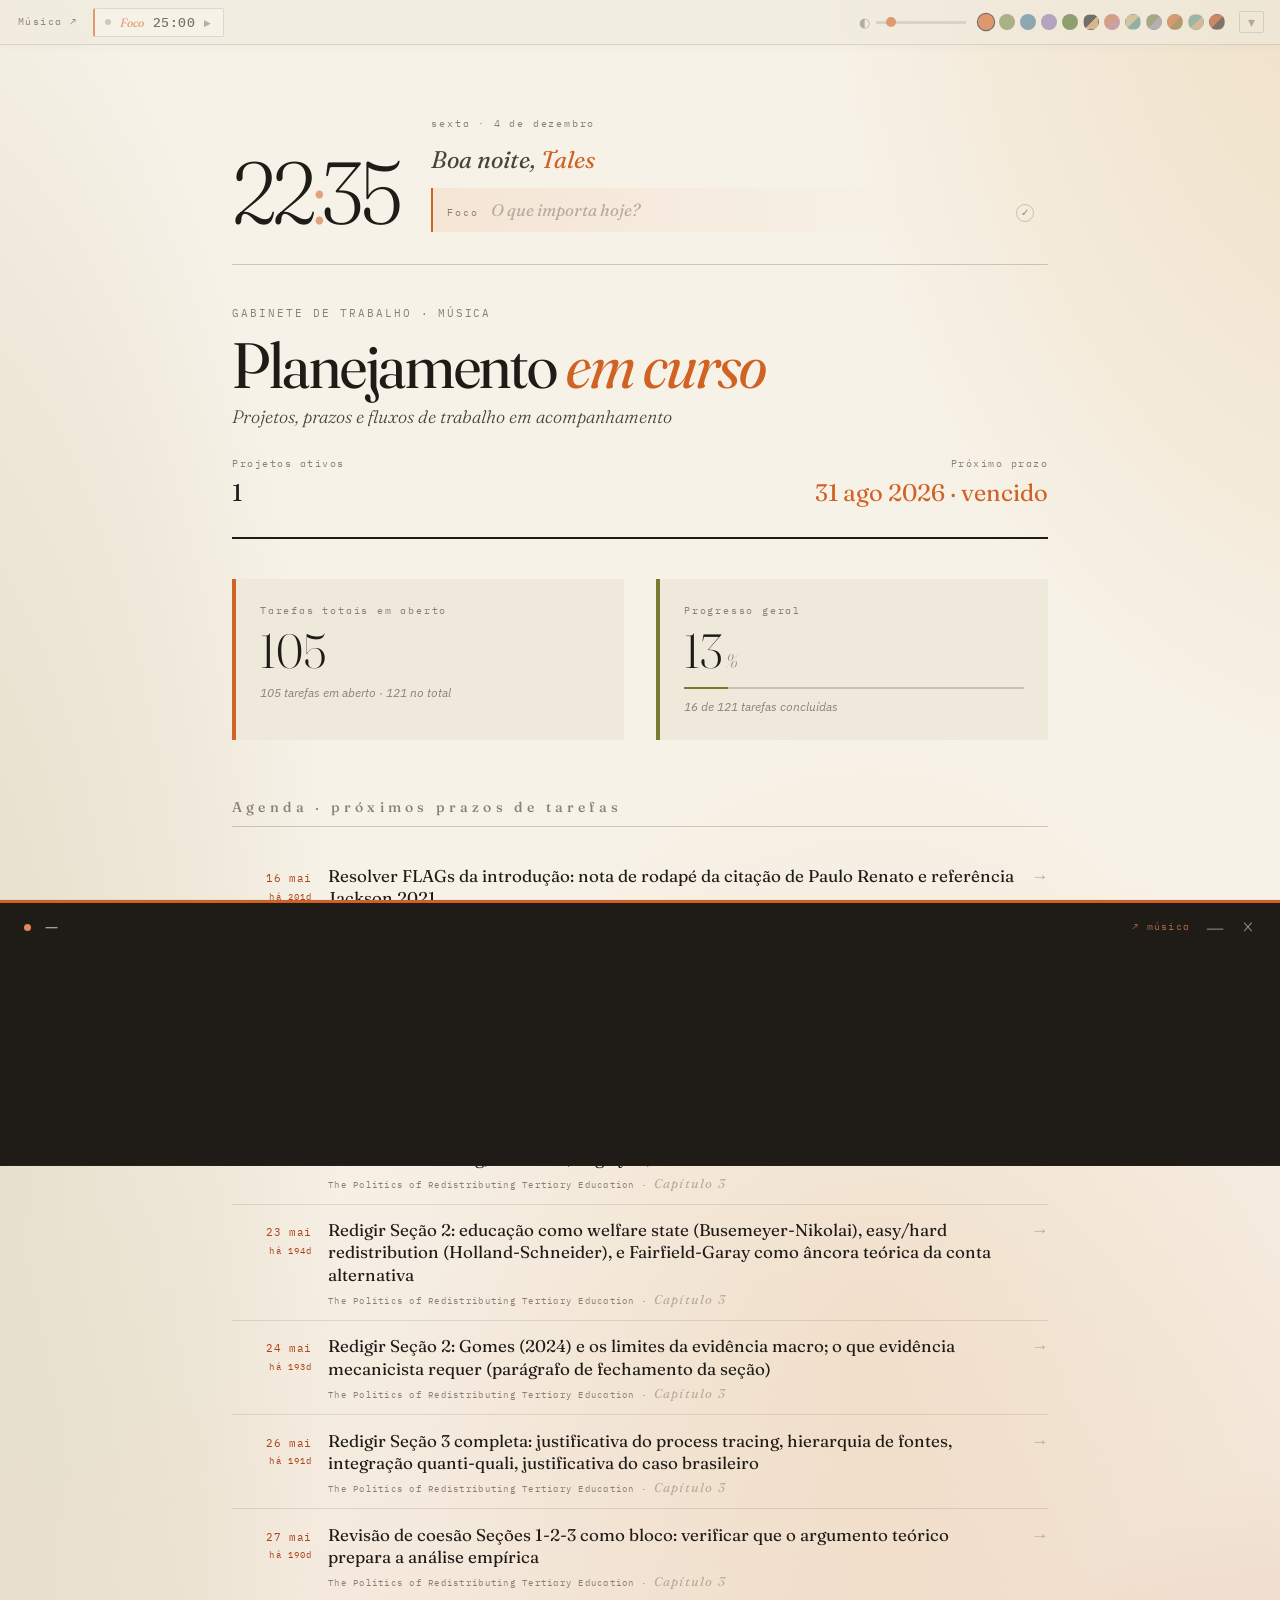
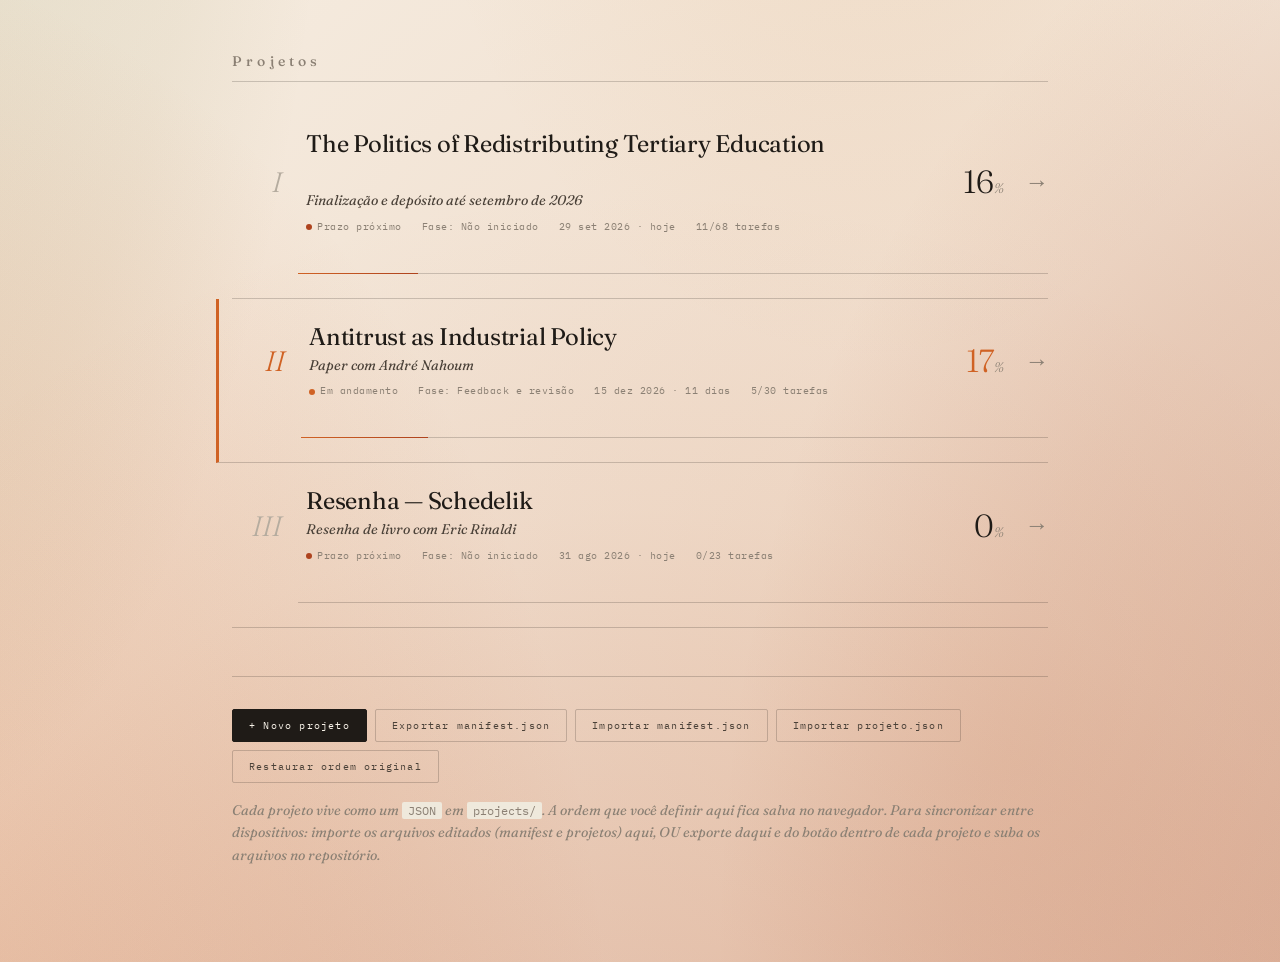
<file: index.html>
<!DOCTYPE html>
<html lang="pt-BR">
<head>
<meta charset="UTF-8">
<meta name="viewport" content="width=device-width, initial-scale=1.0">
<title>Planejamento — Tales Mancano</title>
<link rel="preconnect" href="https://fonts.googleapis.com">
<link rel="preconnect" href="https://fonts.gstatic.com" crossorigin>
<link href="https://fonts.googleapis.com/css2?family=Fraunces:opsz,wght,SOFT@9..144,300..800,0..100&family=IBM+Plex+Sans:wght@400;500;600&family=IBM+Plex+Mono:wght@400;500&display=swap" rel="stylesheet">
<link rel="stylesheet" href="assets/styles.css">
<script src="assets/shared.js" defer></script>
</head>
<body>

<div class="container">

<section class="today-panel">
  <div class="today-time" id="todayTime">—<span class="sep">:</span>—</div>
  <div class="today-right">
    <div class="today-date" id="todayDate">—</div>
    <div class="today-greeting" id="todayGreeting">Olá, <em>Tales</em></div>
    <div class="today-focus-wrap">
      <span class="today-focus-label">Foco</span>
      <input type="text" class="today-focus-input" id="todayFocus"
        placeholder="O que importa hoje?" maxlength="120">
      <button type="button" class="today-focus-check" id="todayFocusCheck"
        aria-label="Marcar foco como concluído" title="Marcar como concluído">✓</button>
    </div>
  </div>
</section>

<header class="masthead">
  <div class="eyebrow">Gabinete de Trabalho · <a href="music.html">Música</a></div>
  <h1 class="title">Planejamento <em>em curso</em></h1>
  <p class="subtitle">Projetos, prazos e fluxos de trabalho em acompanhamento</p>

  <div class="meta-row">
    <div class="meta-block">
      <div class="meta-label">Projetos ativos</div>
      <div class="meta-value" id="activeCount">—</div>
    </div>
    <div class="meta-block right">
      <div class="meta-label">Próximo prazo</div>
      <div class="meta-value accent" id="nextDeadline">—</div>
    </div>
  </div>
</header>

<section class="stat-grid">
  <div class="stat-card">
    <div class="stat-label">Tarefas totais em aberto</div>
    <div class="stat-number"><span id="openTasks">—</span></div>
    <div class="stat-meta" id="openTasksMeta">— em todos os projetos</div>
  </div>
  <div class="stat-card done-card">
    <div class="stat-label">Progresso geral</div>
    <div class="stat-number"><span id="overallPct">—</span><span class="unit">%</span></div>
    <div class="stat-bar"><div class="stat-bar-fill" id="overallBar" style="width: 0%"></div></div>
    <div class="stat-meta" id="overallMeta">— de — tarefas concluídas</div>
  </div>
</section>

<h2 class="section-heading">Agenda · próximos prazos de tarefas</h2>
<div id="agendaList" class="agenda-empty">—</div>

<h2 class="section-heading">Projetos</h2>

<div id="projectList" class="loading">Carregando projetos…</div>

<!-- Lista rápida agora vive dentro do painel do Pomodoro (shared.js). -->


<footer class="footer">
  <div class="controls">
    <button class="btn primary" onclick="newProjectDialog()">+ Novo projeto</button>
    <button class="btn" onclick="exportManifest()">Exportar manifest.json</button>
    <button class="btn" onclick="document.getElementById('manifestImport').click()">Importar manifest.json</button>
    <button class="btn" onclick="document.getElementById('projectImport').click()">Importar projeto.json</button>
    <button class="btn" onclick="resetProjectOrder()">Restaurar ordem original</button>
    <input type="file" id="manifestImport" accept=".json" style="display:none" onchange="importManifestFile(event)">
    <input type="file" id="projectImport" accept=".json" multiple style="display:none" onchange="importProjectFile(event)">
  </div>
  <p class="footer-note">
    Cada projeto vive como um <code>JSON</code> em <code>projects/</code>. A ordem
    que você definir aqui fica salva no navegador. Para sincronizar entre dispositivos:
    importe os arquivos editados (manifest e projetos) aqui, OU exporte daqui e do
    botão dentro de cada projeto e suba os arquivos no repositório.
  </p>
</footer>

</div>

<div class="toast" id="toast"></div>

<div class="mini-player" id="miniPlayer">
  <div class="mini-player-bar">
    <div class="now-playing-dot"></div>
    <div class="mini-player-name" id="playerTrackName">—</div>
    <a class="mini-player-link" href="music.html">↗ música</a>
    <button class="mini-player-close" onclick="closePlayer()" aria-label="Fechar">×</button>
  </div>
  <iframe id="playerIframe"
    allow="autoplay; encrypted-media"
    allowfullscreen
    title="Player de música"></iframe>
</div>

<script>
const ROMAN = ['I', 'II', 'III', 'IV', 'V', 'VI', 'VII', 'VIII', 'IX', 'X'];
const STORAGE_PREFIX = 'planning-repo:project:';

function today() { return new Date(); }

async function loadManifest() {
  // Manifest importado pelo usuário tem prioridade sobre o JSON do repo
  try {
    const raw = localStorage.getItem('planning-repo:manifest-cache');
    if (raw) {
      const parsed = JSON.parse(raw);
      if (parsed && Array.isArray(parsed.projects)) return parsed;
    }
  } catch (e) {}
  try {
    const res = await fetch('projects/manifest.json?t=' + Date.now());
    if (!res.ok) throw new Error('HTTP ' + res.status);
    return await res.json();
  } catch (e) {
    console.error('Falha ao carregar manifest:', e);
    return { projects: [] };
  }
}

async function loadProject(id) {
  // Tenta localStorage primeiro (estado mais recente do navegador)
  const localKey = STORAGE_PREFIX + id;
  try {
    const local = localStorage.getItem(localKey);
    if (local) {
      const parsed = JSON.parse(local);
      if (parsed && parsed.phases) return parsed;
    }
  } catch (e) {}

  // Fallback: fetch do JSON canônico no repo
  try {
    const res = await fetch('projects/' + id + '.json?t=' + Date.now());
    if (!res.ok) throw new Error('HTTP ' + res.status);
    return await res.json();
  } catch (e) {
    console.error('Falha ao carregar projeto', id, e);
    return null;
  }
}

function projectStats(project) {
  if (!project || !Array.isArray(project.phases)) {
    return { done: 0, total: 0, pct: 0, currentPhase: null, openTasks: 0 };
  }

  let done = 0, total = 0;
  let currentPhase = null;
  const now = today();

  project.phases.forEach(phase => {
    if (!Array.isArray(phase.tasks)) return;
    phase.tasks.forEach(t => {
      total++;
      if (t.done) done++;
    });
    if (phase.start && phase.end) {
      const s = new Date(phase.start);
      const e = new Date(phase.end);
      if (now >= s && now <= e && !currentPhase) {
        currentPhase = phase;
      }
    }
  });

  return {
    done,
    total,
    pct: total ? Math.round(done / total * 100) : 0,
    currentPhase,
    openTasks: total - done
  };
}

function formatDeadline(dateStr) {
  if (!dateStr) return '—';
  const d = new Date(dateStr);
  if (isNaN(d.getTime())) return '—';
  const months = ['jan', 'fev', 'mar', 'abr', 'mai', 'jun', 'jul', 'ago', 'set', 'out', 'nov', 'dez'];
  return d.getDate() + ' ' + months[d.getMonth()] + ' ' + d.getFullYear();
}

function daysUntil(dateStr) {
  if (!dateStr) return null;
  const d = new Date(dateStr);
  if (isNaN(d.getTime())) return null;
  return Math.max(0, Math.ceil((d - today()) / (1000 * 60 * 60 * 24)));
}

function timeUntilLabel(ms) {
  if (typeof window.formatRelativeMs === 'function') return window.formatRelativeMs(ms);
  if (ms <= 0) return '0d';
  const d = Math.floor(ms / (1000 * 60 * 60 * 24));
  const h = Math.floor((ms % (1000 * 60 * 60 * 24)) / (1000 * 60 * 60));
  return d + 'd ' + h + 'h';
}

function daysLabel(days) {
  if (typeof window.formatRelativeDays === 'function') return window.formatRelativeDays(days);
  return days + ' dias';
}

function isProjectActive(project) {
  if (!project || !project.deadline) return false;
  const d = new Date(project.deadline);
  return today() <= d;
}

function isProjectDone(project) {
  const stats = projectStats(project);
  return stats.total > 0 && stats.done === stats.total;
}

function projectCardHTML(meta, project, index) {
  const stats = projectStats(project);
  const active = isProjectActive(project) && !isProjectDone(project);
  const done = isProjectDone(project);
  const days = daysUntil(project ? project.deadline : meta.deadline);
  const deadline = formatDeadline(project ? project.deadline : meta.deadline);
  const urgent = days !== null && days <= 30 && !done;

  const currentLabel = stats.currentPhase
    ? stats.currentPhase.name.split('—')[0].trim()
    : (done ? 'Concluído' : 'Não iniciado');

  const statusDot = done ? 'done' : active ? 'active' : urgent ? 'urgent' : '';
  const statusLabel = done ? 'Concluído' : active ? 'Em andamento' : urgent ? 'Prazo próximo' : 'Pendente';

  return `
    <a href="project.html?id=${encodeURIComponent(meta.id)}" class="project-card-link" draggable="true" data-id="${escapeHtml(meta.id)}">
      <article class="project-card ${active ? 'active' : ''} ${done ? 'done' : ''}">
        <div class="project-roman">${ROMAN[index] || (index + 1)}</div>
        <div class="project-info">
          <h3 class="project-name">
            <span class="project-name-text editable" data-id="${escapeHtml(meta.id)}" data-field="name"
                  title="Clique no lápis para editar"
                  >${escapeHtml(meta.name)}</span>
            <button type="button" class="project-name-edit" data-id="${escapeHtml(meta.id)}" data-field="name"
                    aria-label="Editar nome do projeto">✎</button>
          </h3>
          ${meta.subtitle ? `<p class="project-subtitle">
            <span class="project-subtitle-text editable" data-id="${escapeHtml(meta.id)}" data-field="subtitle">${escapeHtml(meta.subtitle)}</span>
            <button type="button" class="project-name-edit" data-id="${escapeHtml(meta.id)}" data-field="subtitle"
                    aria-label="Editar subtítulo">✎</button>
          </p>` : `<p class="project-subtitle empty">
            <button type="button" class="project-name-edit add" data-id="${escapeHtml(meta.id)}" data-field="subtitle"
                    aria-label="Adicionar subtítulo">+ subtítulo</button>
          </p>`}
          <div class="project-meta-row">
            <span><span class="dot ${statusDot}"></span>${statusLabel}</span>
            <span>Fase: ${escapeHtml(currentLabel)}</span>
            <span>${deadline}${days !== null && !done ? ' · ' + daysLabel(days) : ''}</span>
            <span>${stats.done}/${stats.total} tarefas</span>
          </div>
        </div>
        <div class="project-stats-cell">
          <span class="drag-handle" aria-label="Arrastar para reordenar" title="Arrastar para reordenar">⋮⋮</span>
          <div class="project-pct-block">
            <div class="project-pct">${stats.pct}<span class="mark">%</span></div>
          </div>
          <div class="project-arrow">→</div>
        </div>
        <div class="project-mini-bar" style="grid-column: 1 / -1;">
          <div class="project-mini-bar-fill" style="width: ${stats.pct}%"></div>
        </div>
      </article>
    </a>
  `;
}

// ── ORDEM CUSTOMIZADA DOS PROJETOS ─────────
// Os IDs em ordem ficam em localStorage. Caso falte algum (projeto novo),
// é anexado ao final na ordem do manifest.
const PROJECT_ORDER_KEY = 'planning-repo:project-order';

function loadProjectOrder() {
  try {
    const raw = localStorage.getItem(PROJECT_ORDER_KEY);
    if (!raw) return null;
    const arr = JSON.parse(raw);
    return Array.isArray(arr) ? arr : null;
  } catch (e) { return null; }
}

function saveProjectOrder(ids) {
  try { localStorage.setItem(PROJECT_ORDER_KEY, JSON.stringify(ids)); } catch (e) {}
}

function applyProjectOrder(manifestProjects) {
  const stored = loadProjectOrder();
  if (!stored) return manifestProjects;
  const byId = {};
  manifestProjects.forEach(p => { byId[p.id] = p; });
  const ordered = [];
  stored.forEach(id => { if (byId[id]) { ordered.push(byId[id]); delete byId[id]; } });
  // Anexa projetos novos que não estavam na ordem salva
  manifestProjects.forEach(p => { if (byId[p.id]) ordered.push(p); });
  return ordered;
}

function installProjectDnD() {
  const list = document.getElementById('projectList');
  if (!list) return;
  let dragId = null;

  list.querySelectorAll('.project-card-link').forEach(link => {
    link.addEventListener('dragstart', (e) => {
      dragId = link.dataset.id;
      link.classList.add('dragging');
      e.dataTransfer.effectAllowed = 'move';
      try { e.dataTransfer.setData('text/plain', dragId); } catch (err) {}
    });
    link.addEventListener('dragend', () => {
      link.classList.remove('dragging');
      list.querySelectorAll('.project-card-link').forEach(el => {
        el.classList.remove('drop-above', 'drop-below');
      });
      dragId = null;
    });
    link.addEventListener('dragover', (e) => {
      if (!dragId || link.dataset.id === dragId) return;
      e.preventDefault();
      const rect = link.getBoundingClientRect();
      const after = (e.clientY - rect.top) > rect.height / 2;
      link.classList.toggle('drop-above', !after);
      link.classList.toggle('drop-below', after);
    });
    link.addEventListener('dragleave', () => {
      link.classList.remove('drop-above', 'drop-below');
    });
    link.addEventListener('drop', (e) => {
      e.preventDefault();
      if (!dragId || link.dataset.id === dragId) return;
      const rect = link.getBoundingClientRect();
      const after = (e.clientY - rect.top) > rect.height / 2;
      const ids = [...list.querySelectorAll('.project-card-link')].map(el => el.dataset.id);
      const from = ids.indexOf(dragId);
      let to = ids.indexOf(link.dataset.id);
      if (from < 0 || to < 0) return;
      ids.splice(from, 1);
      to = ids.indexOf(link.dataset.id);
      if (after) to = to + 1;
      ids.splice(to, 0, dragId);
      saveProjectOrder(ids);
      // Re-renderiza chamando render() de novo
      render();
    });
    // Evita que o click pós-drag abra o projeto: o "drag" do anchor não
    // dispara click no fim, então não precisa de proteção extra.
  });
}

function escapeHtml(s) {
  return String(s).replace(/[&<>"']/g, c => ({
    '&': '&amp;', '<': '&lt;', '>': '&gt;', '"': '&quot;', "'": '&#39;'
  }[c]));
}

async function render() {
  const manifest = await loadManifest();
  const listEl = document.getElementById('projectList');

  if (!manifest.projects || manifest.projects.length === 0) {
    listEl.className = 'empty-state';
    listEl.innerHTML = 'Nenhum projeto cadastrado ainda. Adicione um arquivo em <code>projects/</code> e referencie em <code>manifest.json</code>.';
    return;
  }

  // Aplica overrides de nome/subtítulo + ordem customizada salva
  manifest.projects = applyManifestOverrides(manifest.projects);
  manifest.projects = applyProjectOrder(manifest.projects);
  const hasCustomOrder = !!loadProjectOrder();

  // Carrega todos os projetos em paralelo
  const projects = await Promise.all(manifest.projects.map(m => loadProject(m.id)));

  // Estatísticas agregadas
  let totalDone = 0, totalTasks = 0, activeProjects = 0;
  let nearestDeadline = null;

  projects.forEach((p, i) => {
    const meta = manifest.projects[i];
    if (p) {
      const stats = projectStats(p);
      totalDone += stats.done;
      totalTasks += stats.total;
      if (isProjectActive(p) && !isProjectDone(p)) activeProjects++;
      const dl = p.deadline || meta.deadline;
      if (dl && !isProjectDone(p)) {
        const d = new Date(dl);
        if (!nearestDeadline || d < nearestDeadline) nearestDeadline = d;
      }
    } else if (meta.deadline) {
      const d = new Date(meta.deadline);
      if (!nearestDeadline || d < nearestDeadline) nearestDeadline = d;
      activeProjects++;
    }
  });

  document.getElementById('activeCount').textContent = activeProjects;
  document.getElementById('nextDeadline').textContent = nearestDeadline
    ? formatDeadline(nearestDeadline.toISOString()) + ' · ' + timeUntilLabel(nearestDeadline - today())
    : '—';
  document.getElementById('openTasks').textContent = totalTasks - totalDone;
  document.getElementById('openTasksMeta').textContent = (totalTasks - totalDone) + ' tarefas em aberto · ' + totalTasks + ' no total';
  const ovPct = totalTasks ? Math.round(totalDone / totalTasks * 100) : 0;
  document.getElementById('overallPct').textContent = ovPct;
  document.getElementById('overallBar').style.width = ovPct + '%';
  document.getElementById('overallMeta').textContent = totalDone + ' de ' + totalTasks + ' tarefas concluídas';

  // Ordem = manifest (já reordenado pelo drag salvo, se houver).
  // Projetos concluídos vão pro fim, exceto se o user salvou ordem customizada.
  let ranked = manifest.projects.map((m, i) => ({ meta: m, project: projects[i], idx: i }));
  if (!hasCustomOrder) {
    ranked.sort((a, b) => {
      const aDone = a.project ? isProjectDone(a.project) : false;
      const bDone = b.project ? isProjectDone(b.project) : false;
      if (aDone !== bDone) return aDone ? 1 : -1;
      return 0;
    });
  }

  listEl.className = 'project-list';
  listEl.innerHTML = ranked.map((r, i) => projectCardHTML(r.meta, r.project, i)).join('');

  installProjectDnD();
  installProjectInlineEdit();
  renderAgenda(manifest.projects, projects);
}

// ── EDIT inline de nome/subtítulo nos cards do dashboard ──
function installProjectInlineEdit() {
  document.querySelectorAll('.project-name-edit').forEach(btn => {
    btn.addEventListener('click', (ev) => {
      ev.preventDefault();
      ev.stopPropagation();
      const id = btn.dataset.id;
      const field = btn.dataset.field;
      startProjectFieldEdit(id, field, btn);
    });
  });
  // Permitir click direto no texto também — desativa a navegação
  document.querySelectorAll('.project-name-text, .project-subtitle-text').forEach(span => {
    span.addEventListener('click', (ev) => {
      ev.preventDefault();
      ev.stopPropagation();
      startProjectFieldEditOnSpan(span);
    });
  });
}

async function startProjectFieldEdit(id, field, btn) {
  const card = btn.closest('.project-card-link');
  if (!card) return;
  let span = card.querySelector(field === 'name' ? '.project-name-text' : '.project-subtitle-text');
  if (!span) {
    // Caso "+ subtítulo" — substitui o botão por um span editável
    const p = btn.closest('.project-subtitle');
    if (!p) return;
    span = document.createElement('span');
    span.className = 'project-subtitle-text editable';
    span.dataset.id = id;
    span.dataset.field = 'subtitle';
    span.textContent = '';
    p.innerHTML = '';
    p.appendChild(span);
    p.appendChild(btn);
  }
  startProjectFieldEditOnSpan(span);
}

function startProjectFieldEditOnSpan(span) {
  const card = span.closest('.project-card-link');
  if (card) card.classList.add('editing');   // desativa drag/nav durante edit
  const id = span.dataset.id;
  const field = span.dataset.field;
  const original = span.textContent;
  span.contentEditable = 'true';
  span.focus();
  const range = document.createRange();
  range.selectNodeContents(span);
  const sel = window.getSelection();
  sel.removeAllRanges();
  sel.addRange(range);

  let committed = false;
  function finish(save) {
    if (committed) return;
    committed = true;
    span.contentEditable = 'false';
    span.removeEventListener('blur', onBlur);
    span.removeEventListener('keydown', onKey);
    if (card) card.classList.remove('editing');
    const newVal = span.textContent.trim();
    if (save) {
      saveProjectField(id, field, newVal).then(() => {
        // Re-render para refletir
        render();
      });
    } else {
      span.textContent = original;
    }
  }
  function onBlur() { finish(true); }
  function onKey(e) {
    if (e.key === 'Enter') { e.preventDefault(); finish(true); }
    if (e.key === 'Escape') { finish(false); }
  }
  span.addEventListener('blur', onBlur);
  span.addEventListener('keydown', onKey);
}

// Persiste o name/subtitle no localStorage do projeto + no manifest overrides
const MANIFEST_OVERRIDES_KEY = 'planning-repo:manifest-overrides';
async function saveProjectField(id, field, value) {
  // Atualiza o JSON do projeto no localStorage (afeta a página do projeto)
  const projKey = STORAGE_PREFIX + id;
  try {
    const raw = localStorage.getItem(projKey);
    let proj = raw ? JSON.parse(raw) : null;
    if (!proj) {
      const res = await fetch('projects/' + id + '.json?t=' + Date.now());
      if (res.ok) proj = await res.json();
    }
    if (proj) {
      if (field === 'name') proj.name = value || proj.name;
      else if (field === 'subtitle') proj.subtitle = value;
      proj.lastUpdated = new Date().toISOString();
      localStorage.setItem(projKey, JSON.stringify(proj));
    }
  } catch (e) {}
  // Override no manifest para que o card e dropdowns reflitam
  try {
    const raw = localStorage.getItem(MANIFEST_OVERRIDES_KEY);
    const ov = raw ? JSON.parse(raw) : {};
    if (!ov[id]) ov[id] = {};
    if (field === 'name') ov[id].name = value || ov[id].name;
    else if (field === 'subtitle') ov[id].subtitle = value;
    localStorage.setItem(MANIFEST_OVERRIDES_KEY, JSON.stringify(ov));
  } catch (e) {}
}

function applyManifestOverrides(manifestProjects) {
  let ov = {};
  try {
    const raw = localStorage.getItem(MANIFEST_OVERRIDES_KEY);
    if (raw) ov = JSON.parse(raw) || {};
  } catch (e) {}
  return manifestProjects.map(p => {
    const o = ov[p.id];
    if (!o) return p;
    return { ...p, name: o.name !== undefined ? o.name : p.name,
                  subtitle: o.subtitle !== undefined ? o.subtitle : p.subtitle };
  });
}

function renderAgenda(metas, projects) {
  const items = [];
  projects.forEach((p, i) => {
    if (!p || !Array.isArray(p.phases)) return;
    const projName = (metas[i] && metas[i].name) || p.name || metas[i].id;
    const projId = metas[i].id;
    p.phases.forEach(phase => {
      if (!Array.isArray(phase.tasks)) return;
      phase.tasks.forEach((t, ti) => {
        if (!t.deadline || t.done) return;
        items.push({
          projId,
          projName,
          phaseName: phase.name,
          phaseId: phase.id,
          task: t.text,
          deadline: t.deadline,
        });
      });
    });
  });

  const el = document.getElementById('agendaList');
  if (!el) return;
  if (items.length === 0) {
    el.className = 'agenda-empty';
    el.innerHTML = 'Nenhuma tarefa com prazo ainda. Abra um projeto e clique em <code>+ data</code> em uma tarefa para definir.';
    return;
  }
  items.sort((a, b) => a.deadline.localeCompare(b.deadline));
  const now = today();
  const monthsShort = ['jan', 'fev', 'mar', 'abr', 'mai', 'jun', 'jul', 'ago', 'set', 'out', 'nov', 'dez'];
  el.className = 'agenda-list';
  el.innerHTML = items.slice(0, 8).map(it => {
    const d = new Date(it.deadline + 'T23:59:59');
    const days = Math.ceil((d - now) / 86400000);
    let cls = '';
    let rel;
    if (days < 0) { cls = 'overdue'; rel = 'há ' + (-days) + 'd'; }
    else if (days === 0) { cls = 'urgent'; rel = 'hoje'; }
    else if (days <= 7) { cls = 'urgent'; rel = 'em ' + days + 'd'; }
    else { rel = daysLabel(days); }
    const dateLabel = d.getDate() + ' ' + monthsShort[d.getMonth()];
    const phaseShort = (it.phaseName || '').split('—')[0].trim();
    return `
      <a class="agenda-row ${cls}" href="project.html?id=${encodeURIComponent(it.projId)}">
        <div class="agenda-date">${dateLabel}<span class="agenda-rel">${rel}</span></div>
        <div class="agenda-content">
          <div class="agenda-task">${escapeHtml(it.task)}</div>
          <div class="agenda-project">${escapeHtml(it.projName)} · <span class="agenda-phase">${escapeHtml(phaseShort)}</span></div>
        </div>
        <div class="agenda-arrow">→</div>
      </a>`;
  }).join('');
}

render();

// ── IMPORT manifest e projetos (sobrescreve localStorage) ──
const MANIFEST_CACHE_KEY = 'planning-repo:manifest-cache';

function importManifestFile(ev) {
  const file = ev.target.files[0];
  if (!file) return;
  const reader = new FileReader();
  reader.onload = (e) => {
    try {
      const data = JSON.parse(e.target.result);
      if (!data.projects || !Array.isArray(data.projects)) {
        throw new Error('formato inválido (esperado: { projects: [...] })');
      }
      localStorage.setItem(MANIFEST_CACHE_KEY, JSON.stringify(data));
      // Limpa overrides e ordem porque o manifest agora é a fonte de verdade
      try { localStorage.removeItem(MANIFEST_OVERRIDES_KEY); } catch (e) {}
      try { localStorage.removeItem(PROJECT_ORDER_KEY); } catch (e) {}
      render();
      alert('manifest.json importado · ' + data.projects.length + ' projetos.');
    } catch (err) {
      alert('Arquivo inválido: ' + err.message);
    }
  };
  reader.readAsText(file);
  ev.target.value = '';
}

function importProjectFile(ev) {
  const files = Array.from(ev.target.files || []);
  if (!files.length) return;
  let loaded = 0, errors = [];
  let pending = files.length;
  files.forEach(file => {
    const reader = new FileReader();
    reader.onload = (e) => {
      try {
        const data = JSON.parse(e.target.result);
        if (!data.id || !Array.isArray(data.phases)) {
          throw new Error('falta `id` ou `phases`');
        }
        localStorage.setItem(STORAGE_PREFIX + data.id, JSON.stringify(data));
        loaded++;
      } catch (err) {
        errors.push(file.name + ': ' + err.message);
      } finally {
        pending--;
        if (pending === 0) finalize();
      }
    };
    reader.onerror = () => { errors.push(file.name); pending--; if (pending === 0) finalize(); };
    reader.readAsText(file);
  });
  function finalize() {
    render();
    let msg = loaded + ' projeto(s) importado(s).';
    if (errors.length) msg += '\nErros:\n' + errors.join('\n');
    alert(msg);
  }
  ev.target.value = '';
}

// ── NEW PROJECT ─────────────────────────
async function newProjectDialog() {
  const name = (prompt('Nome do projeto') || '').trim();
  if (!name) return;
  // ID slug a partir do nome
  const baseId = name.toLowerCase()
    .normalize('NFD').replace(/[̀-ͯ]/g, '')
    .replace(/[^a-z0-9]+/g, '-').replace(/^-+|-+$/g, '').slice(0, 40) || 'projeto';
  // Garantir unicidade
  const manifest = await loadManifest();
  let id = baseId, n = 2;
  while (manifest.projects.some(p => p.id === id)) {
    id = baseId + '-' + n; n++;
  }
  const deadline = (prompt('Prazo final (YYYY-MM-DD)', '') || '').trim() || null;
  const subtitle = (prompt('Subtítulo (opcional)', '') || '').trim();
  const today = new Date().toISOString().slice(0, 10);
  const newProj = {
    id, name, subtitle: subtitle || undefined,
    deadline: deadline || undefined,
    lastUpdated: new Date().toISOString(),
    phases: [{
      id: 'fase-1',
      name: 'Etapa I',
      start: today,
      end: deadline || today,
      tasks: [],
    }],
  };
  // Salva o projeto e o manifest no localStorage
  localStorage.setItem(STORAGE_PREFIX + id, JSON.stringify(newProj));
  manifest.projects.push({ id, name, subtitle: subtitle || undefined, deadline: deadline || undefined });
  localStorage.setItem(MANIFEST_CACHE_KEY, JSON.stringify(manifest));
  // Limpa override e ordem (o novo manifest cacheado é a fonte)
  try { localStorage.removeItem(MANIFEST_OVERRIDES_KEY); } catch (e) {}
  render();
}

window.newProjectDialog = newProjectDialog;
window.importManifestFile = importManifestFile;
window.importProjectFile = importProjectFile;

// ── EXPORT MANIFEST / RESET ORDER ─────────
async function exportManifest() {
  const manifest = await loadManifest();
  manifest.projects = applyProjectOrder(manifest.projects);
  const blob = new Blob([JSON.stringify(manifest, null, 2)], { type: 'application/json' });
  const url = URL.createObjectURL(blob);
  const a = document.createElement('a');
  a.href = url; a.download = 'manifest.json';
  document.body.appendChild(a); a.click();
  document.body.removeChild(a);
  URL.revokeObjectURL(url);
}

function resetProjectOrder() {
  if (!confirm('Voltar para a ordem original do repositório?')) return;
  try { localStorage.removeItem(PROJECT_ORDER_KEY); } catch (e) {}
  render();
}
window.exportManifest = exportManifest;
window.resetProjectOrder = resetProjectOrder;

// Lista rápida agora vive em shared.js, dentro do painel do Pomodoro.

// setIntensity + restauração agora vivem em shared.js (junto da barra superior).

// ── MINI-PLAYER PERSISTENTE ───────────────
const NP_KEY = 'planning-repo:nowplaying';

function initPlayer() {
  try {
    const raw = localStorage.getItem(NP_KEY);
    if (!raw) return;
    const { id, list, name } = JSON.parse(raw);
    if (!id) return;
    document.getElementById('playerTrackName').textContent = name;
    document.getElementById('playerIframe').src =
      'https://www.youtube.com/embed/' + id + '?autoplay=1&list=' + list + '&rel=0&modestbranding=1';
    document.getElementById('miniPlayer').classList.add('active');
    document.querySelector('.container').style.paddingBottom = '18rem';
  } catch(e) {}
}

function closePlayer() {
  document.getElementById('miniPlayer').classList.remove('active');
  setTimeout(() => { document.getElementById('playerIframe').src = ''; }, 340);
  document.querySelector('.container').style.paddingBottom = '';
  try { localStorage.removeItem(NP_KEY); } catch(e) {}
}

window.closePlayer = closePlayer;
initPlayer();

// ── TODAY PANEL: relógio, saudação, foco ─
function pad2(n) { return n < 10 ? '0' + n : '' + n; }

function updateClock() {
  const now = new Date();
  const h = pad2(now.getHours());
  const m = pad2(now.getMinutes());
  const el = document.getElementById('todayTime');
  if (el) el.innerHTML = h + '<span class="sep">:</span>' + m;
}

const USER_NAME_KEY = 'planning-repo:user-name';
function getUserName() {
  try { return localStorage.getItem(USER_NAME_KEY) || 'Tales'; }
  catch (e) { return 'Tales'; }
}
function setUserName(n) {
  try { localStorage.setItem(USER_NAME_KEY, n); } catch (e) {}
}

function updateGreeting() {
  const h = new Date().getHours();
  let g;
  if (h < 5) g = 'Boa madrugada';
  else if (h < 12) g = 'Bom dia';
  else if (h < 18) g = 'Boa tarde';
  else g = 'Boa noite';
  const el = document.getElementById('todayGreeting');
  if (!el) return;
  const safeName = String(getUserName()).replace(/[&<>"']/g, c => ({
    '&': '&amp;', '<': '&lt;', '>': '&gt;', '"': '&quot;', "'": '&#39;'
  }[c]));
  el.innerHTML = g + ', <em class="editable" id="userName" title="Clique para editar seu nome">' + safeName + '</em>';
  // Reata os handlers porque o innerHTML foi sobrescrito
  const nameEl = document.getElementById('userName');
  if (nameEl) {
    nameEl.addEventListener('click', () => startUserNameEdit(nameEl));
  }
}

function startUserNameEdit(el) {
  if (el.isContentEditable) return;
  el.contentEditable = 'true';
  el.focus();
  const range = document.createRange();
  range.selectNodeContents(el);
  const sel = window.getSelection();
  sel.removeAllRanges();
  sel.addRange(range);
  function finish(save) {
    el.contentEditable = 'false';
    el.removeEventListener('blur', onBlur);
    el.removeEventListener('keydown', onKey);
    const txt = el.textContent.trim();
    if (save && txt) {
      setUserName(txt);
    }
    updateGreeting();
  }
  function onBlur() { finish(true); }
  function onKey(e) {
    if (e.key === 'Enter') { e.preventDefault(); finish(true); }
    if (e.key === 'Escape') { finish(false); }
  }
  el.addEventListener('blur', onBlur);
  el.addEventListener('keydown', onKey);
}

function updateDate() {
  const now = new Date();
  const wd = ['domingo', 'segunda', 'terça', 'quarta', 'quinta', 'sexta', 'sábado'][now.getDay()];
  const months = ['janeiro', 'fevereiro', 'março', 'abril', 'maio', 'junho',
                  'julho', 'agosto', 'setembro', 'outubro', 'novembro', 'dezembro'];
  const el = document.getElementById('todayDate');
  if (el) el.textContent = wd + ' · ' + now.getDate() + ' de ' + months[now.getMonth()];
}

const FOCUS_KEY_PREFIX = 'planning-repo:focus:';
function focusKey() {
  const d = new Date();
  return FOCUS_KEY_PREFIX + d.getFullYear() + '-' + pad2(d.getMonth() + 1) + '-' + pad2(d.getDate());
}
function initFocus() {
  const inp = document.getElementById('todayFocus');
  const btn = document.getElementById('todayFocusCheck');
  if (!inp || !btn) return;
  let stored = null;
  try { stored = JSON.parse(localStorage.getItem(focusKey()) || 'null'); } catch(e) {}
  if (stored && typeof stored === 'object') {
    inp.value = stored.text || '';
    if (stored.done) {
      inp.classList.add('done');
      btn.classList.add('done');
    }
  }
  function save() {
    const text = inp.value.trim();
    const done = btn.classList.contains('done');
    if (!text && !done) {
      try { localStorage.removeItem(focusKey()); } catch(e) {}
      return;
    }
    try { localStorage.setItem(focusKey(), JSON.stringify({ text, done })); } catch(e) {}
  }
  inp.addEventListener('input', save);
  inp.addEventListener('blur', save);
  btn.addEventListener('click', () => {
    const isDone = btn.classList.toggle('done');
    inp.classList.toggle('done', isDone);
    save();
  });
}

updateClock();
updateGreeting();
updateDate();
initFocus();
setInterval(() => { updateClock(); updateGreeting(); }, 30000);

// Animação de "ondas" dos blobs de fundo: ver startWaveMotion() em shared.js
</script>

</body>
</html>
</file>
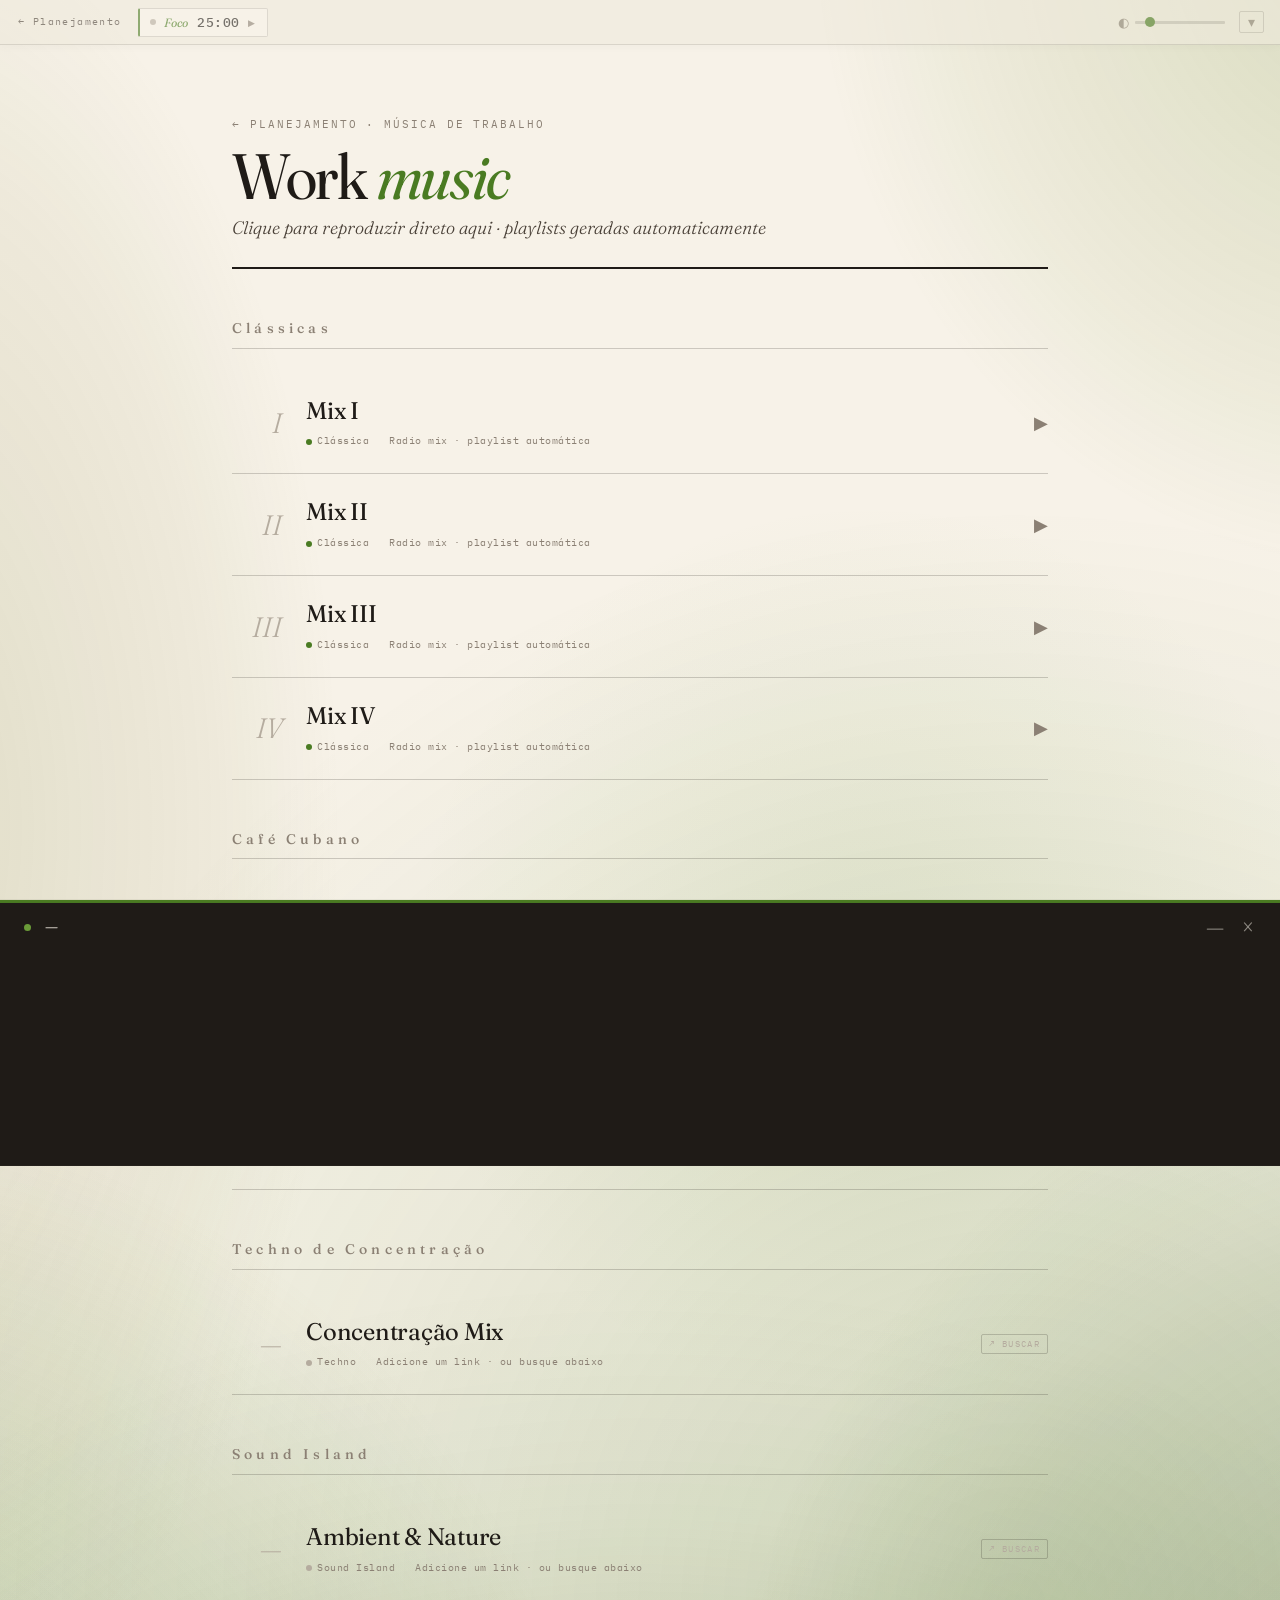
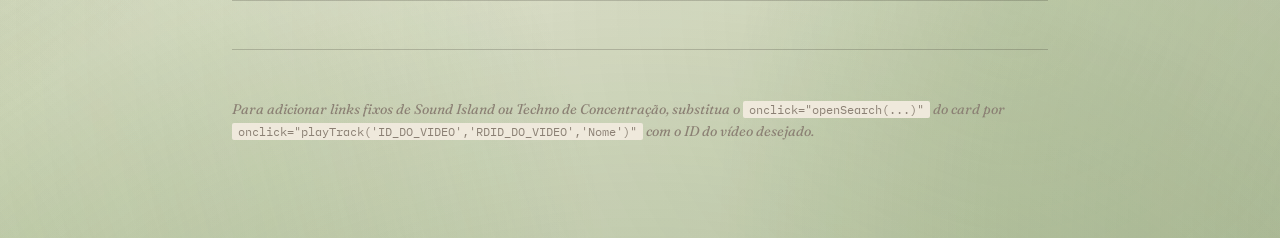
<file: music.html>
<!DOCTYPE html>
<html lang="pt-BR">
<head>
<meta charset="UTF-8">
<meta name="viewport" content="width=device-width, initial-scale=1.0">
<title>Música de Trabalho — Planejamento</title>
<link rel="preconnect" href="https://fonts.googleapis.com">
<link rel="preconnect" href="https://fonts.gstatic.com" crossorigin>
<link href="https://fonts.googleapis.com/css2?family=Fraunces:opsz,wght,SOFT@9..144,300..800,0..100&family=IBM+Plex+Sans:wght@400;500;600&family=IBM+Plex+Mono:wght@400;500&display=swap" rel="stylesheet">
<link rel="stylesheet" href="assets/styles.css">
<script src="assets/shared.js" defer></script>
<style>

/* ── Paleta verde (sobrescreve terracota só nesta página) ── */
:root {
  --accent:      #4A7B22;
  --accent-deep: #2D5A10;
  --accent-soft: #6A9B38;
  --accent-tint: #E2EED0;
  --done:        #7A7B32;
  --done-tint:   #EAEAC8;
}

@media (prefers-color-scheme: dark) {
  :root {
    --accent:      #78BC44;
    --accent-deep: #56A028;
    --accent-soft: #98D460;
    --accent-tint: #1C3208;
  }
}

/* ── Fundo: mesma estrutura da home mas em verdes ── */
body {
  background-image:
    radial-gradient(circle at var(--mx, 50%) var(--my, 75%),
      rgb(74 123 34 / calc(0.13 * var(--bg-a))) 0%, rgb(74 123 34 / calc(0.05 * var(--bg-a))) 35%, transparent 58%),
    radial-gradient(ellipse 130% 80% at 50% 132%,
      rgb(45 90 16 / calc(0.30 * var(--bg-a))) 0%, rgb(45 90 16 / calc(0.13 * var(--bg-a))) 38%,
      rgb(45 90 16 / calc(0.03 * var(--bg-a))) 62%, transparent 78%),
    radial-gradient(ellipse 90% 65% at -15% 106%,
      rgb(74 123 34 / calc(0.22 * var(--bg-a))) 0%, rgb(74 123 34 / calc(0.09 * var(--bg-a))) 45%, transparent 70%),
    radial-gradient(ellipse 82% 62% at 115% 100%,
      rgb(38 78 12 / calc(0.20 * var(--bg-a))) 0%, rgb(38 78 12 / calc(0.08 * var(--bg-a))) 48%, transparent 72%),
    radial-gradient(ellipse 62% 50% at 108% -5%,
      rgb(100 130 30 / calc(0.14 * var(--bg-a))) 0%, rgb(100 130 30 / calc(0.05 * var(--bg-a))) 52%, transparent 72%),
    radial-gradient(ellipse 48% 70% at -8% 45%,
      rgb(122 123 50 / calc(0.12 * var(--bg-a))) 0%, rgb(122 123 50 / calc(0.05 * var(--bg-a))) 52%, transparent 72%),
    radial-gradient(ellipse 55% 38% at 68% 52%,
      rgb(90 140 40 / calc(0.07 * var(--bg-a))) 0%, transparent 65%);
}

@media (prefers-color-scheme: dark) {
  body {
    background-image:
      radial-gradient(circle at var(--mx, 50%) var(--my, 75%),
        rgb(100 160 50 / calc(0.08 * var(--bg-a))) 0%, rgb(100 160 50 / calc(0.03 * var(--bg-a))) 35%, transparent 58%),
      radial-gradient(ellipse 130% 80% at 50% 132%,
        rgb(55 100 20 / calc(0.18 * var(--bg-a))) 0%, rgb(55 100 20 / calc(0.08 * var(--bg-a))) 38%,
        rgb(55 100 20 / calc(0.02 * var(--bg-a))) 62%, transparent 78%),
      radial-gradient(ellipse 90% 65% at -15% 106%,
        rgb(80 130 36 / calc(0.14 * var(--bg-a))) 0%, rgb(80 130 36 / calc(0.06 * var(--bg-a))) 45%, transparent 70%),
      radial-gradient(ellipse 82% 62% at 115% 100%,
        rgb(44 88 14 / calc(0.12 * var(--bg-a))) 0%, rgb(44 88 14 / calc(0.05 * var(--bg-a))) 48%, transparent 72%),
      radial-gradient(ellipse 62% 50% at 108% -5%,
        rgb(90 120 28 / calc(0.10 * var(--bg-a))) 0%, rgb(90 120 28 / calc(0.04 * var(--bg-a))) 52%, transparent 72%),
      radial-gradient(ellipse 48% 70% at -8% 45%,
        rgb(110 115 45 / calc(0.09 * var(--bg-a))) 0%, rgb(110 115 45 / calc(0.04 * var(--bg-a))) 52%, transparent 72%),
      radial-gradient(ellipse 55% 38% at 68% 52%,
        rgb(80 140 38 / calc(0.05 * var(--bg-a))) 0%, transparent 65%);
  }
}

/* ── Barras de progresso → verde ── */
.stat-bar-fill,
.phase-progress-fill,
.project-mini-bar-fill {
  background: linear-gradient(90deg, var(--accent) 0%, var(--accent-deep) 100%);
}

/* ── Music item: usa .project-card, pequenas variações ── */
.music-item {
  cursor: pointer;
}

.music-item .project-arrow {
  font-style: normal;
  font-size: 1.1rem;
  letter-spacing: 0;
}

.music-item:hover .project-arrow {
  transform: scale(1.2);
  color: var(--accent);
}

.music-item.now-playing {
  border-left: 3px solid var(--accent);
  padding-left: 1rem;
  margin-left: -1rem;
}

.music-item.now-playing .project-roman { color: var(--accent); }

.music-item.now-playing .project-arrow {
  color: var(--accent);
  animation: playing-pulse 1.6s ease-in-out infinite;
}

@keyframes playing-pulse {
  0%, 100% { opacity: 1; }
  50%       { opacity: 0.4; }
}

/* ── Tag para itens sem link direto ── */
.ext-tag {
  font-family: var(--mono);
  font-size: 9px;
  letter-spacing: 0.15em;
  text-transform: uppercase;
  color: var(--ink-faint);
  border: 1px solid var(--rule);
  padding: 2px 7px;
  border-radius: 2px;
  white-space: nowrap;
}


</style>
</head>
<body>

<div class="container" id="mainContainer">

<!-- ════════ MASTHEAD ════════ -->
<header class="masthead">
  <div class="eyebrow">
    <a href="index.html">← Planejamento</a> · Música de trabalho
  </div>
  <h1 class="title">Work <em>music</em></h1>
  <p class="subtitle">Clique para reproduzir direto aqui · playlists geradas automaticamente</p>
</header>

<!-- ════════ CLÁSSICAS ════════ -->
<h2 class="section-heading">Clássicas</h2>
<div class="project-list">

  <article class="project-card music-item" id="item-QjkaWADdU9w"
      onclick="playTrack('QjkaWADdU9w','RDQjkaWADdU9w','Clássica · Mix I')">
    <div class="project-roman">I</div>
    <div class="project-info">
      <h3 class="project-name">Mix I</h3>
      <div class="project-meta-row">
        <span><span class="dot active"></span>Clássica</span>
        <span>Radio mix · playlist automática</span>
      </div>
    </div>
    <div class="project-stats-cell">
      <div class="project-arrow">▶</div>
    </div>
  </article>

  <article class="project-card music-item" id="item-ee38JG04j2E"
      onclick="playTrack('ee38JG04j2E','RDee38JG04j2E','Clássica · Mix II')">
    <div class="project-roman">II</div>
    <div class="project-info">
      <h3 class="project-name">Mix II</h3>
      <div class="project-meta-row">
        <span><span class="dot active"></span>Clássica</span>
        <span>Radio mix · playlist automática</span>
      </div>
    </div>
    <div class="project-stats-cell">
      <div class="project-arrow">▶</div>
    </div>
  </article>

  <article class="project-card music-item" id="item-ACQ4l-Y4_hY"
      onclick="playTrack('ACQ4l-Y4_hY','RDACQ4l-Y4_hY','Clássica · Mix III')">
    <div class="project-roman">III</div>
    <div class="project-info">
      <h3 class="project-name">Mix III</h3>
      <div class="project-meta-row">
        <span><span class="dot active"></span>Clássica</span>
        <span>Radio mix · playlist automática</span>
      </div>
    </div>
    <div class="project-stats-cell">
      <div class="project-arrow">▶</div>
    </div>
  </article>

  <article class="project-card music-item" id="item-Zuj6o19jJ2A"
      onclick="playTrack('Zuj6o19jJ2A','RDZuj6o19jJ2A','Clássica · Mix IV')">
    <div class="project-roman">IV</div>
    <div class="project-info">
      <h3 class="project-name">Mix IV</h3>
      <div class="project-meta-row">
        <span><span class="dot active"></span>Clássica</span>
        <span>Radio mix · playlist automática</span>
      </div>
    </div>
    <div class="project-stats-cell">
      <div class="project-arrow">▶</div>
    </div>
  </article>

</div>

<!-- ════════ CAFÉ CUBANO ════════ -->
<h2 class="section-heading">Café Cubano</h2>
<div class="project-list">

  <article class="project-card music-item" id="item-hLlHVdzwT90"
      onclick="playTrack('hLlHVdzwT90','RDhLlHVdzwT90','Café Cubano · Latin Jazz &amp; Bossa')">
    <div class="project-roman">I</div>
    <div class="project-info">
      <h3 class="project-name">Latin Jazz &amp; Bossa</h3>
      <div class="project-meta-row">
        <span><span class="dot active"></span>Café Cubano</span>
        <span>Radio mix · playlist automática</span>
      </div>
    </div>
    <div class="project-stats-cell">
      <div class="project-arrow">▶</div>
    </div>
  </article>

</div>

<!-- ════════ TECHNO · DJ MIX ════════ -->
<h2 class="section-heading">Techno · DJ Mix</h2>
<div class="project-list">

  <article class="project-card music-item" id="item-4ak0c1XdnEI"
      onclick="playTrack('4ak0c1XdnEI','RD4ak0c1XdnEI','Techno · DJ Mix')">
    <div class="project-roman">I</div>
    <div class="project-info">
      <h3 class="project-name">DJ Mix</h3>
      <div class="project-meta-row">
        <span><span class="dot active"></span>Techno</span>
        <span>Radio mix · playlist automática</span>
      </div>
    </div>
    <div class="project-stats-cell">
      <div class="project-arrow">▶</div>
    </div>
  </article>

</div>

<!-- ════════ TECHNO DE CONCENTRAÇÃO ════════ -->
<h2 class="section-heading">Techno de Concentração</h2>
<div class="project-list">

  <article class="project-card music-item"
      onclick="openSearch('techno+concentra%C3%A7%C3%A3o+deep+focus+mix')">
    <div class="project-roman">—</div>
    <div class="project-info">
      <h3 class="project-name">Concentração Mix</h3>
      <div class="project-meta-row">
        <span><span class="dot"></span>Techno</span>
        <span>Adicione um link · ou busque abaixo</span>
      </div>
    </div>
    <div class="project-stats-cell">
      <div class="ext-tag">↗ Buscar</div>
    </div>
  </article>

</div>

<!-- ════════ SOUND ISLAND ════════ -->
<h2 class="section-heading">Sound Island</h2>
<div class="project-list">

  <article class="project-card music-item"
      onclick="openSearch('sound+island+ambient+nature+sleep')">
    <div class="project-roman">—</div>
    <div class="project-info">
      <h3 class="project-name">Ambient &amp; Nature</h3>
      <div class="project-meta-row">
        <span><span class="dot"></span>Sound Island</span>
        <span>Adicione um link · ou busque abaixo</span>
      </div>
    </div>
    <div class="project-stats-cell">
      <div class="ext-tag">↗ Buscar</div>
    </div>
  </article>

</div>

<footer class="footer">
  <p class="footer-note">
    Para adicionar links fixos de Sound Island ou Techno de Concentração,
    substitua o <code>onclick="openSearch(...)"</code> do card por
    <code>onclick="playTrack('ID_DO_VIDEO','RDID_DO_VIDEO','Nome')"</code>
    com o ID do vídeo desejado.
  </p>
</footer>

</div><!-- /container -->

<!-- ════════ MINI-PLAYER ════════ -->
<div class="mini-player" id="miniPlayer">
  <div class="mini-player-bar">
    <div class="now-playing-dot"></div>
    <div class="mini-player-name" id="playerTrackName">—</div>
    <button class="mini-player-close" onclick="closePlayer()" aria-label="Fechar">×</button>
  </div>
  <iframe id="playerIframe"
    allow="autoplay; encrypted-media"
    allowfullscreen
    title="Player de música"></iframe>
</div>

<div class="toast" id="toast"></div>

<script>

const NP_KEY = 'planning-repo:nowplaying';

function playTrack(id, list, name) {
  document.querySelectorAll('.music-item.now-playing')
    .forEach(el => el.classList.remove('now-playing'));

  const item = document.getElementById('item-' + id);
  if (item) item.classList.add('now-playing');

  document.getElementById('playerTrackName').textContent = name;
  document.getElementById('playerIframe').src =
    'https://www.youtube.com/embed/' + id
    + '?autoplay=1&list=' + list + '&rel=0&modestbranding=1';

  document.getElementById('miniPlayer').classList.add('active');
  document.getElementById('mainContainer').style.paddingBottom = '18rem';
  try { localStorage.setItem(NP_KEY, JSON.stringify({ id, list, name })); } catch(e) {}
}

function closePlayer() {
  document.getElementById('miniPlayer').classList.remove('active');
  document.querySelectorAll('.music-item.now-playing')
    .forEach(el => el.classList.remove('now-playing'));
  setTimeout(() => {
    document.getElementById('playerIframe').src = '';
  }, 340);
  document.getElementById('mainContainer').style.paddingBottom = '';
  try { localStorage.removeItem(NP_KEY); } catch(e) {}
}

function openSearch(q) {
  window.open('https://www.youtube.com/results?search_query=' + q, '_blank', 'noopener');
}

// setIntensity + animação de ondas vivem em shared.js (junto da barra superior).

</script>

</body>
</html>
</file>
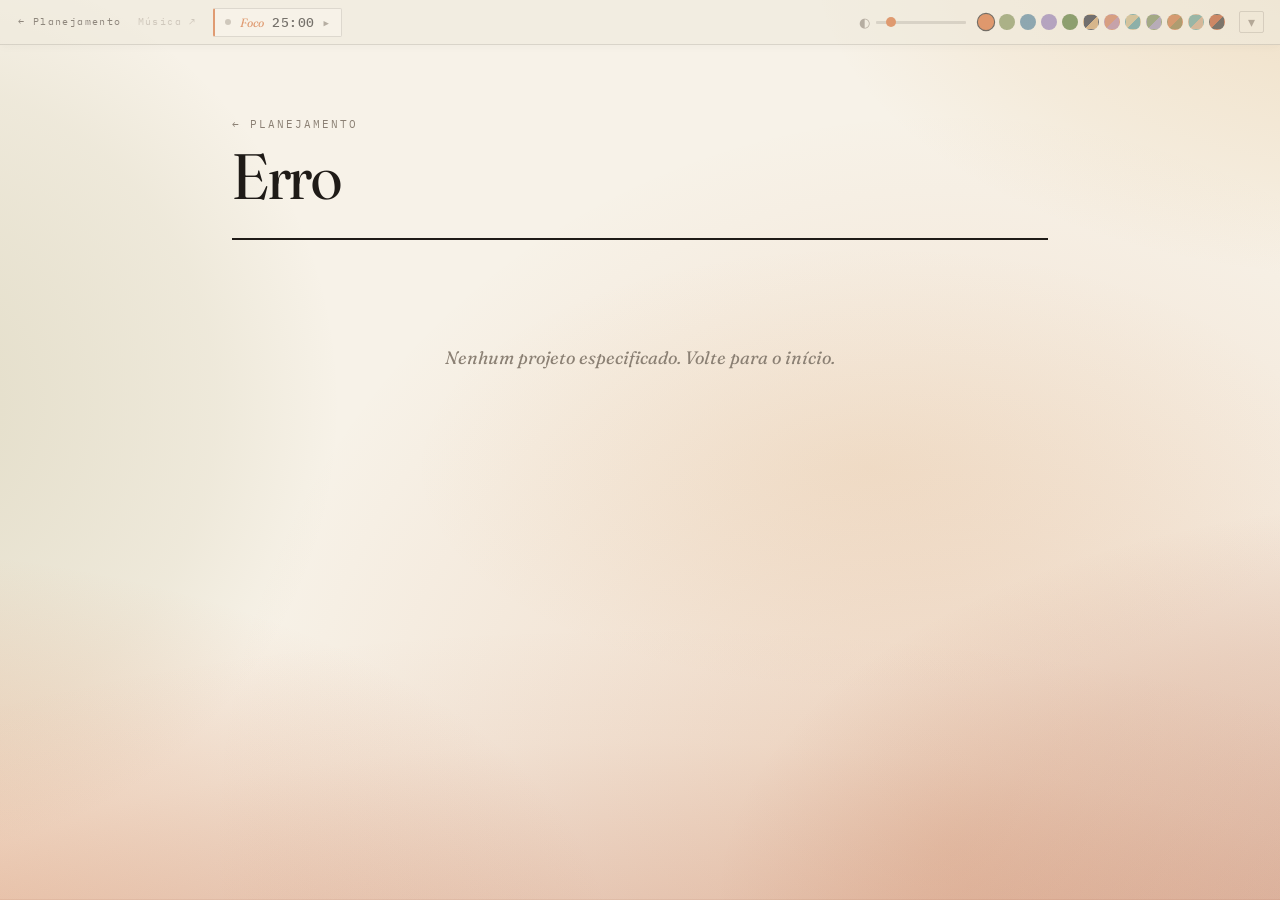
<file: project.html>
<!DOCTYPE html>
<html lang="pt-BR">
<head>
<meta charset="UTF-8">
<meta name="viewport" content="width=device-width, initial-scale=1.0">
<title>Projeto — Planejamento</title>
<link rel="preconnect" href="https://fonts.googleapis.com">
<link rel="preconnect" href="https://fonts.gstatic.com" crossorigin>
<link href="https://fonts.googleapis.com/css2?family=Fraunces:opsz,wght,SOFT@9..144,300..800,0..100&family=IBM+Plex+Sans:wght@400;500;600&family=IBM+Plex+Mono:wght@400;500&display=swap" rel="stylesheet">
<link rel="stylesheet" href="assets/styles.css">
<script src="assets/shared.js" defer></script>
</head>
<body>

<div class="container" id="main">

<header class="masthead">
  <div class="eyebrow">
    <a href="index.html">← Planejamento</a> · <span id="projectIdLabel">—</span>
  </div>
  <h1 class="title editable" id="projectTitle"
      title="Clique para editar o nome do projeto"
      onclick="startTitleEdit()"
      onblur="finishTitleEdit()"
      onkeydown="titleKey(event)">Carregando…</h1>
  <p class="subtitle editable" id="projectSubtitle"
      title="Clique para editar o subtítulo"
      onclick="startSubtitleEdit()"
      onblur="finishSubtitleEdit()"
      onkeydown="subtitleKey(event)"></p>

  <div class="meta-row">
    <div class="meta-block">
      <div class="meta-label">Prazo</div>
      <div class="meta-value editable" id="deadlineLabel"
          title="Clique para alterar o prazo"
          onclick="startDeadlineEdit(event)">—</div>
    </div>
    <div class="meta-block right">
      <div class="meta-label">Tempo restante</div>
      <div class="deadline-cascade" id="deadlineCascade">
        <div class="dl-headline" id="dlHeadline">—</div>
        <div class="dl-breakdown" id="dlBreakdown"></div>
        <div class="dl-clock" id="dlClock">—</div>
      </div>
    </div>
  </div>
</header>

<section class="stat-grid">
  <div class="stat-card">
    <div class="stat-label">Progresso geral</div>
    <div class="stat-number"><span id="overallPct">0</span><span class="unit">%</span></div>
    <div class="stat-bar"><div class="stat-bar-fill" id="overallBar" style="width: 0%"></div></div>
    <div class="stat-meta" id="overallMeta">— de — tarefas concluídas</div>
  </div>
  <div class="stat-card done-card">
    <div class="stat-label">Fase atual</div>
    <div class="stat-number small"><span id="currentPhase">—</span></div>
    <div class="stat-bar"><div class="stat-bar-fill" id="currentBar" style="width: 0%"></div></div>
    <div class="stat-meta" id="currentMeta">—</div>
  </div>
</section>

<h2 class="section-heading">Capítulos e etapas</h2>

<div class="phases" id="phases"></div>

<div class="gantt" id="ganttContainer" style="display: none;">
  <div class="gantt-header-row">
    <div class="gantt-title">Linha do tempo</div>
    <div class="gantt-trajectory" id="ganttTrajectory" style="display: none;"></div>
  </div>
  <div class="gantt-months" id="ganttMonths"></div>
  <div class="gantt-rows-wrap">
    <div id="ganttRows"></div>
    <div class="gantt-overlay" id="ganttOverlay" aria-hidden="true">
      <div class="gantt-overlay-spacer"></div>
      <div class="gantt-overlay-tracks" id="ganttOverlayTracks"></div>
    </div>
  </div>
</div>

<footer class="footer">
  <div class="controls">
    <button class="btn primary" onclick="exportJSON()">Exportar progress.json</button>
    <button class="btn" onclick="document.getElementById('fileInput').click()">Importar JSON</button>
    <button class="btn" onclick="syncFromRepo()">Sincronizar do repo</button>
    <button class="btn danger" onclick="resetToCanonical()">Restaurar do repo</button>
    <input type="file" id="fileInput" accept=".json" onchange="importJSON(event)">
  </div>
  <p class="footer-note">
    O progresso fica salvo no navegador automaticamente. Para sincronizar entre dispositivos
    (ou comigo, o Claude), clique em <code>Exportar progress.json</code> e substitua o arquivo
    em <code>projects/<span id="projectFile">—</span></code> no repositório.
  </p>
  <div class="last-saved" id="lastSaved"></div>
</footer>

</div>

<div class="toast" id="toast"></div>
<div class="gantt-tooltip" id="ganttTooltip"></div>

<div class="mini-player" id="miniPlayer">
  <div class="mini-player-bar">
    <div class="now-playing-dot"></div>
    <div class="mini-player-name" id="playerTrackName">—</div>
    <a class="mini-player-link" href="music.html">↗ música</a>
    <button class="mini-player-close" onclick="closePlayer()" aria-label="Fechar">×</button>
  </div>
  <iframe id="playerIframe"
    allow="autoplay; encrypted-media"
    allowfullscreen
    title="Player de música"></iframe>
</div>

<script>
const ROMAN = ['I', 'II', 'III', 'IV', 'V', 'VI', 'VII', 'VIII', 'IX', 'X'];
const STORAGE_PREFIX = 'planning-repo:project:';

const params = new URLSearchParams(window.location.search);
const PROJECT_ID = params.get('id');

let project = null;
let openPhases = new Set();

function today() { return new Date(); }

function storageKey() { return STORAGE_PREFIX + PROJECT_ID; }

async function init() {
  if (!PROJECT_ID) {
    showError('Nenhum projeto especificado. Volte para o <a href="index.html">início</a>.');
    return;
  }

  // Tenta localStorage primeiro
  let loadedFromLocal = false;
  try {
    const raw = localStorage.getItem(storageKey());
    if (raw) {
      project = JSON.parse(raw);
      loadedFromLocal = true;
    }
  } catch (e) {}

  // Se não tem local, busca do repo
  if (!project) {
    try {
      const res = await fetch('projects/' + PROJECT_ID + '.json?t=' + Date.now());
      if (!res.ok) throw new Error('HTTP ' + res.status);
      project = await res.json();
      // Garante estrutura
      if (!project.phases) project.phases = [];
      saveLocal();
    } catch (e) {
      showError('Não foi possível carregar o projeto <code>' + escapeHtml(PROJECT_ID) + '</code>. ' +
                'Verifique se o arquivo <code>projects/' + escapeHtml(PROJECT_ID) + '.json</code> existe.');
      return;
    }
  }

  // Abre primeira fase ativa por padrão
  const activePhase = project.phases.find(p => isActivePhase(p));
  if (activePhase) openPhases.add(activePhase.id);
  else if (project.phases.length > 0) openPhases.add(project.phases[0].id);

  render();
}

function showError(msg) {
  document.getElementById('main').innerHTML =
    '<header class="masthead"><div class="eyebrow"><a href="index.html">← Planejamento</a></div>' +
    '<h1 class="title">Erro</h1></header>' +
    '<div class="empty-state">' + msg + '</div>';
}

function saveLocal() {
  if (!project) return;
  project.lastUpdated = new Date().toISOString();
  try {
    localStorage.setItem(storageKey(), JSON.stringify(project));
  } catch (e) {}
}

function phaseProgress(phase) {
  if (!Array.isArray(phase.tasks)) return { done: 0, total: 0, pct: 0 };
  const done = phase.tasks.filter(t => t.done).length;
  return {
    done,
    total: phase.tasks.length,
    pct: phase.tasks.length ? Math.round(done / phase.tasks.length * 100) : 0
  };
}

function overallProgress() {
  let d = 0, t = 0;
  project.phases.forEach(p => {
    const pr = phaseProgress(p);
    d += pr.done;
    t += pr.total;
  });
  return { done: d, total: t, pct: t ? Math.round(d / t * 100) : 0 };
}

function isActivePhase(p) {
  if (!p.start || !p.end) return false;
  const now = today();
  return now >= new Date(p.start) && now <= new Date(p.end);
}

function isDonePhase(p) {
  return phaseProgress(p).pct === 100;
}

function timeUntilDeadline() {
  if (!project.deadline) return null;
  const ms = new Date(project.deadline + 'T23:59:59') - today();
  if (typeof window.formatRelativeMs === 'function') return window.formatRelativeMs(ms);
  if (ms <= 0) return '0d';
  const d = Math.floor(ms / (1000 * 60 * 60 * 24));
  const h = Math.floor((ms % (1000 * 60 * 60 * 24)) / (1000 * 60 * 60));
  return d + 'd ' + h + 'h';
}

// Calcula o breakdown ADITIVO: meses + semanas + dias + h + min que SOMAM
// até o tempo restante. Não é redundante — cada unidade é o "resto" da anterior.
function deadlineBreakdown(ms) {
  if (ms <= 0) {
    return { overdue: true, totalDays: 0, parts: [], clock: 'vencido' };
  }
  // Calcula meses inteiros via comparação de datas (mais preciso que 30.44)
  const now = new Date();
  const target = new Date(now.getTime() + ms);
  let months = (target.getFullYear() - now.getFullYear()) * 12 + (target.getMonth() - now.getMonth());
  // Ajusta se ainda não passamos do dia-do-mês do alvo
  const monthAnchor = new Date(now.getFullYear(), now.getMonth() + months, now.getDate(),
                               now.getHours(), now.getMinutes(), now.getSeconds());
  if (monthAnchor > target) {
    months -= 1;
  }
  const afterMonths = new Date(now.getFullYear(), now.getMonth() + months, now.getDate(),
                               now.getHours(), now.getMinutes(), now.getSeconds());
  let remainingMs = target - afterMonths;

  const dayMs = 86400000;
  const weekMs = 7 * dayMs;
  const weeks = Math.floor(remainingMs / weekMs);
  remainingMs -= weeks * weekMs;

  const days = Math.floor(remainingMs / dayMs);
  remainingMs -= days * dayMs;

  const hours = Math.floor(remainingMs / 3600000);
  remainingMs -= hours * 3600000;
  const minutes = Math.floor(remainingMs / 60000);

  const parts = [];
  if (months > 0) parts.push({ n: months, u: months === 1 ? 'mês' : 'meses' });
  if (weeks > 0)  parts.push({ n: weeks,  u: weeks === 1 ? 'sem' : 'sem' });
  if (days > 0)   parts.push({ n: days,   u: days === 1 ? 'dia' : 'dias' });

  const totalDays = Math.floor(ms / dayMs);
  const clock = hours + 'h ' + (minutes < 10 ? '0' : '') + minutes + 'min';

  return { overdue: false, totalDays, parts, clock };
}

function renderDeadlineCascade() {
  const cascade = document.getElementById('deadlineCascade');
  if (!cascade || !project || !project.deadline) return;
  const ms = new Date(project.deadline + 'T23:59:59') - new Date();
  const bd = deadlineBreakdown(ms);
  cascade.classList.toggle('overdue', !!bd.overdue);
  const headline = document.getElementById('dlHeadline');
  const breakdown = document.getElementById('dlBreakdown');
  const clock = document.getElementById('dlClock');
  if (bd.overdue) {
    headline.innerHTML = 'vencido';
    breakdown.innerHTML = '';
    clock.textContent = '';
    return;
  }
  headline.innerHTML = bd.totalDays + '<span class="dl-headline-unit">dias</span>';
  breakdown.innerHTML = bd.parts.length
    ? bd.parts.map(p => `<span class="dl-num">${p.n}</span><span class="dl-unit"> ${p.u}</span>`).join(' <span class="dl-sep">·</span> ')
    : '';
  clock.textContent = bd.clock;
}

function formatDate(dateStr) {
  if (!dateStr) return '—';
  const d = new Date(dateStr);
  const months = ['jan', 'fev', 'mar', 'abr', 'mai', 'jun', 'jul', 'ago', 'set', 'out', 'nov', 'dez'];
  return d.getDate() + ' ' + months[d.getMonth()] + ' ' + d.getFullYear();
}

function escapeHtml(s) {
  return String(s).replace(/[&<>"']/g, c => ({
    '&': '&amp;', '<': '&lt;', '>': '&gt;', '"': '&quot;', "'": '&#39;'
  }[c]));
}

function fmtShortDate(dateStr) {
  if (!dateStr) return '—';
  const d = new Date(dateStr + 'T12:00:00');
  if (isNaN(d.getTime())) return '—';
  const months = ['jan', 'fev', 'mar', 'abr', 'mai', 'jun', 'jul', 'ago', 'set', 'out', 'nov', 'dez'];
  return d.getDate() + ' ' + months[d.getMonth()];
}

function taskDeadlineInfo(dateStr, done) {
  if (!dateStr) return { cls: 'empty', label: '+ data', title: 'Adicionar prazo' };
  const d = new Date(dateStr + 'T23:59:59');
  if (isNaN(d.getTime())) return { cls: 'empty', label: '+ data', title: 'Data inválida' };
  const now = today();
  const days = Math.ceil((d - now) / 86400000);
  const label = fmtShortDate(dateStr);
  let cls = 'soft';
  let title = days >= 0 ? 'em ' + days + 'd · ' + dateStr : 'venceu há ' + (-days) + 'd · ' + dateStr;
  if (done) { cls = 'soft'; }
  else if (days < 0) { cls = 'overdue'; }
  else if (days <= 7) { cls = 'urgent'; }
  return { cls, label, title };
}

function render() {
  document.title = (project.name || 'Projeto') + ' — Planejamento';
  document.getElementById('projectIdLabel').textContent = PROJECT_ID;
  document.getElementById('projectFile').textContent = PROJECT_ID + '.json';
  document.getElementById('projectTitle').textContent = project.name || PROJECT_ID;
  document.getElementById('projectSubtitle').textContent = project.subtitle || '';
  document.getElementById('deadlineLabel').textContent = formatDate(project.deadline);

  renderDeadlineCascade();

  const ov = overallProgress();
  document.getElementById('overallPct').textContent = ov.pct;
  document.getElementById('overallBar').style.width = ov.pct + '%';
  document.getElementById('overallMeta').textContent = ov.done + ' de ' + ov.total + ' tarefas concluídas';

  const current = project.phases.find(p => isActivePhase(p));
  if (current) {
    const pr = phaseProgress(current);
    document.getElementById('currentPhase').textContent = current.name.split('—')[0].trim();
    document.getElementById('currentBar').style.width = pr.pct + '%';
    document.getElementById('currentMeta').textContent = pr.done + ' de ' + pr.total + ' · ' + pr.pct + '% completo';
  } else {
    document.getElementById('currentPhase').textContent = 'Sem fase ativa';
    document.getElementById('currentBar').style.width = '0%';
    document.getElementById('currentMeta').textContent = 'Nenhuma fase no período atual';
  }

  renderPhases();
  installTaskDnD();
  renderGantt();
  updateLastSaved();
}

function installTaskDnD() {
  let dragging = null;

  document.querySelectorAll('.task .drag-handle[draggable="true"]').forEach(handle => {
    const taskEl = handle.closest('.task');
    if (!taskEl) return;
    handle.addEventListener('dragstart', (e) => {
      dragging = {
        phaseId: taskEl.dataset.phase,
        ti: parseInt(taskEl.dataset.ti, 10),
        el: taskEl,
      };
      taskEl.classList.add('dragging');
      e.dataTransfer.effectAllowed = 'move';
      try { e.dataTransfer.setData('text/plain', taskEl.dataset.phase + ':' + taskEl.dataset.ti); } catch (err) {}
    });
    handle.addEventListener('dragend', () => {
      taskEl.classList.remove('dragging');
      document.querySelectorAll('.task.drop-above, .task.drop-below')
        .forEach(el => el.classList.remove('drop-above', 'drop-below'));
      dragging = null;
    });
  });

  document.querySelectorAll('.task').forEach(taskEl => {
    taskEl.addEventListener('dragover', (e) => {
      if (!dragging) return;
      if (taskEl.dataset.phase !== dragging.phaseId) return;
      if (taskEl === dragging.el) return;
      e.preventDefault();
      const rect = taskEl.getBoundingClientRect();
      const after = (e.clientY - rect.top) > rect.height / 2;
      taskEl.classList.toggle('drop-above', !after);
      taskEl.classList.toggle('drop-below', after);
    });
    taskEl.addEventListener('dragleave', () => {
      taskEl.classList.remove('drop-above', 'drop-below');
    });
    taskEl.addEventListener('drop', (e) => {
      e.preventDefault();
      if (!dragging) return;
      if (taskEl.dataset.phase !== dragging.phaseId) return;
      const phase = getPhase(dragging.phaseId);
      if (!phase) return;
      const fromIdx = dragging.ti;
      const targetTi = parseInt(taskEl.dataset.ti, 10);
      const rect = taskEl.getBoundingClientRect();
      const after = (e.clientY - rect.top) > rect.height / 2;
      const [item] = phase.tasks.splice(fromIdx, 1);
      let insertAt = targetTi;
      if (fromIdx < targetTi) insertAt = targetTi - 1;
      if (after) insertAt += 1;
      phase.tasks.splice(insertAt, 0, item);
      saveLocal();
      render();
    });
  });
}

function renderPhases() {
  const phasesEl = document.getElementById('phases');
  phasesEl.innerHTML = '';

  project.phases.forEach((phase, pi) => {
    const pr = phaseProgress(phase);
    const active = isActivePhase(phase);
    const done = isDonePhase(phase);
    const open = openPhases.has(phase.id);

    const phaseDiv = document.createElement('article');
    phaseDiv.className = 'phase' + (active ? ' active' : '') + (done ? ' done' : '');
    phaseDiv.id = 'phase-' + phase.id;

    let tasksHTML = '';
    if (open) {
      tasksHTML = '<div class="task-list">';
      phase.tasks.forEach((task, ti) => {
        const dl = task.deadline;
        const dlInfo = taskDeadlineInfo(dl, task.done);
        const dlBtn = dl
          ? `<button class="task-deadline ${dlInfo.cls}" onclick="editTaskDeadline(event,'${phase.id}',${ti})" title="${dlInfo.title}">${dlInfo.label}</button>`
          : `<button class="task-deadline empty" onclick="editTaskDeadline(event,'${phase.id}',${ti})" title="Adicionar prazo">+ data</button>`;
        tasksHTML += `
          <div class="task" data-phase="${phase.id}" data-ti="${ti}">
            <span class="drag-handle" draggable="true" aria-label="Arrastar tarefa" title="Arrastar para reordenar">⋮⋮</span>
            <input type="checkbox" class="task-cb" ${task.done ? 'checked' : ''}
              onchange="toggleTask('${phase.id}', ${ti})" aria-label="${escapeHtml(task.text)}">
            <span class="task-text${task.done ? ' done' : ''}" contenteditable="false"
              onclick="startEdit(this, '${phase.id}', ${ti})"
              onblur="finishEdit(this, '${phase.id}', ${ti})"
              onkeydown="editKey(event, this, '${phase.id}', ${ti})">${escapeHtml(task.text)}</span>
            ${dlBtn}
            <button class="task-del" onclick="delTask('${phase.id}', ${ti})" aria-label="Remover">×</button>
          </div>`;
      });
      tasksHTML += `
        <div class="task-add">
          <input type="text" class="task-add-input" id="addInput_${phase.id}"
            placeholder="Adicionar nova tarefa…" onkeydown="addKey(event, '${phase.id}')">
          <button class="task-add-btn" onclick="addTask('${phase.id}')">Adicionar</button>
        </div>
      </div>`;
    }

    const dateLabel = (phase.start && phase.end)
      ? formatDate(phase.start) + ' → ' + formatDate(phase.end)
      : (phase.dates || '');

    phaseDiv.innerHTML = `
      <header class="phase-header" onclick="toggleOpen('${phase.id}', event)">
        <div class="phase-roman">${ROMAN[pi] || (pi + 1)}</div>
        <div class="phase-content">
          <h3 class="phase-name">${escapeHtml(phase.name)}</h3>
          <div class="phase-dates">${escapeHtml(dateLabel)}</div>
        </div>
        <div class="phase-stats">
          <div class="phase-pct">${pr.pct}<span class="phase-pct-mark">%</span></div>
          <div class="phase-chev${open ? ' open' : ''}">▾</div>
        </div>
      </header>
      <div class="phase-progress-bar"><div class="phase-progress-fill" style="width: ${pr.pct}%"></div></div>
      ${tasksHTML}`;
    phasesEl.appendChild(phaseDiv);
  });
}

function renderGantt() {
  const phasesWithDates = project.phases.filter(p => p.start && p.end);
  if (phasesWithDates.length === 0) {
    document.getElementById('ganttContainer').style.display = 'none';
    return;
  }
  document.getElementById('ganttContainer').style.display = 'block';

  // Calcula range
  const allStarts = phasesWithDates.map(p => new Date(p.start));
  const allEnds = phasesWithDates.map(p => new Date(p.end));
  const minDate = new Date(Math.min(...allStarts));
  const maxDate = new Date(Math.max(...allEnds));

  // Arredonda para o primeiro dia do mês de início e último dia do mês de fim
  const gStart = new Date(minDate.getFullYear(), minDate.getMonth(), 1);
  const gEnd = new Date(maxDate.getFullYear(), maxDate.getMonth() + 1, 1);
  const totalRange = gEnd - gStart;

  // Renderiza cabeçalho de meses
  const monthsContainer = document.getElementById('ganttMonths');
  const monthNames = ['Jan', 'Fev', 'Mar', 'Abr', 'Mai', 'Jun', 'Jul', 'Ago', 'Set', 'Out', 'Nov', 'Dez'];
  const months = [];
  const monthBoundaries = []; // posições em % onde cada mês começa (a partir do 2º)
  let cursor = new Date(gStart);
  while (cursor < gEnd) {
    months.push({
      label: monthNames[cursor.getMonth()],
      year: cursor.getFullYear()
    });
    const boundary = new Date(cursor.getFullYear(), cursor.getMonth() + 1, 1);
    if (boundary < gEnd) {
      monthBoundaries.push(((boundary - gStart) / totalRange) * 100);
    }
    cursor.setMonth(cursor.getMonth() + 1);
  }
  monthsContainer.style.gridTemplateColumns = `100px repeat(${months.length}, 1fr)`;
  monthsContainer.innerHTML = '<div></div>' + months.map(m => `<div class="gantt-month">${m.label}</div>`).join('');

  const todayPct = ((today() - gStart) / totalRange) * 100;
  const todayInRange = todayPct >= 0 && todayPct <= 100;

  const rowsEl = document.getElementById('ganttRows');
  rowsEl.innerHTML = '';
  const fillEls = [];

  project.phases.forEach(phase => {
    if (!phase.start || !phase.end) return;
    const s = new Date(phase.start);
    const e = new Date(phase.end);
    const left = ((s - gStart) / totalRange) * 100;
    const width = ((e - s) / totalRange) * 100;
    const pr = phaseProgress(phase);
    const active = isActivePhase(phase);
    const done = isDonePhase(phase);
    const past = !active && !done && today() > e;

    let shellClass = 'gantt-bar-shell';
    if (done) shellClass += ' done';
    else if (active) shellClass += ' active';
    else if (past) shellClass += ' past';
    else shellClass += ' upcoming';

    const short = phase.name.replace('Capítulo ', 'Cap. ').split('—')[0].trim();

    const row = document.createElement('div');
    row.className = 'gantt-row';
    row.innerHTML = `
      <div class="gantt-label" title="${escapeHtml(phase.name)}">${escapeHtml(short)}</div>
      <div class="gantt-track">
        <div class="${shellClass}"
          style="left: ${left.toFixed(2)}%; width: ${width.toFixed(2)}%;"
          onclick="ganttGoToPhase('${phase.id}')"
          onmouseenter="ganttTooltipShow(event, '${escapeHtml(phase.name).replace(/'/g, "\\'")}', '${phase.start}', '${phase.end}', ${pr.pct})"
          onmousemove="ganttTooltipMove(event)"
          onmouseleave="ganttTooltipHide()">
          <div class="gantt-bar-fill" style="width: 0%"></div>
        </div>
      </div>`;
    rowsEl.appendChild(row);
    fillEls.push({ el: row.querySelector('.gantt-bar-fill'), pct: pr.pct });
  });

  // Overlay: today line + month dividers (atravessam todas as fases)
  const overlayTracks = document.getElementById('ganttOverlayTracks');
  let overlayHTML = '';
  monthBoundaries.forEach(pct => {
    overlayHTML += `<div class="gantt-month-divider" style="left: ${pct.toFixed(2)}%;"></div>`;
  });
  if (todayInRange) {
    overlayHTML += `<div class="gantt-today-line" style="left: ${todayPct.toFixed(2)}%;"></div>`;
  }
  overlayTracks.innerHTML = overlayHTML;

  // Badge de trajetória: planejado linear vs. progresso real
  const trajEl = document.getElementById('ganttTrajectory');
  const ov = overallProgress();
  if (todayInRange && ov.total > 0) {
    const plannedPct = Math.max(0, Math.min(100, todayPct));
    const actualPct = ov.pct;
    const delta = Math.round(actualPct - plannedPct);
    let cls, label;
    if (Math.abs(delta) <= 3) {
      cls = 'on-track';
      label = `No prazo · <span class="gtraj-num">${actualPct}%</span> vs. previsto ${Math.round(plannedPct)}%`;
    } else if (delta > 0) {
      cls = 'ahead';
      label = `Adiantado <span class="gtraj-num">+${delta}%</span> · ${actualPct}% real`;
    } else {
      cls = 'behind';
      label = `Atrasado <span class="gtraj-num">${delta}%</span> · ${actualPct}% real`;
    }
    trajEl.className = 'gantt-trajectory ' + cls;
    trajEl.innerHTML = label;
    trajEl.style.display = '';
  } else {
    trajEl.style.display = 'none';
  }

  requestAnimationFrame(() => {
    requestAnimationFrame(() => {
      fillEls.forEach(({ el, pct }) => { el.style.width = pct + '%'; });
    });
  });
}

function updateLastSaved() {
  if (!project.lastUpdated) return;
  const d = new Date(project.lastUpdated);
  const opts = { day: '2-digit', month: '2-digit', hour: '2-digit', minute: '2-digit' };
  document.getElementById('lastSaved').textContent = 'Último salvamento: ' + d.toLocaleString('pt-BR', opts);
}

function toggleOpen(phaseId, ev) {
  if (ev && ev.target.closest('.task')) return;
  if (openPhases.has(phaseId)) openPhases.delete(phaseId);
  else openPhases.add(phaseId);
  saveLocal();
  render();
}

function getPhase(phaseId) {
  return project.phases.find(p => p.id === phaseId);
}

function toggleTask(phaseId, ti) {
  const phase = getPhase(phaseId);
  if (!phase) return;
  phase.tasks[ti].done = !phase.tasks[ti].done;
  saveLocal();
  render();
  showToast(phase.tasks[ti].done ? '✓ Tarefa concluída' : 'Tarefa desmarcada');
}

function startEdit(el, phaseId, ti) {
  el.contentEditable = 'true';
  el.focus();
  const range = document.createRange();
  range.selectNodeContents(el);
  range.collapse(false);
  const sel = window.getSelection();
  sel.removeAllRanges();
  sel.addRange(range);
}

function finishEdit(el, phaseId, ti) {
  el.contentEditable = 'false';
  const phase = getPhase(phaseId);
  if (!phase) return;
  const txt = el.textContent.trim();
  if (txt) phase.tasks[ti].text = txt;
  else el.textContent = phase.tasks[ti].text;
  saveLocal();
  render();
}

function editKey(e, el, phaseId, ti) {
  if (e.key === 'Enter') { e.preventDefault(); el.blur(); }
  if (e.key === 'Escape') {
    const phase = getPhase(phaseId);
    if (phase) el.textContent = phase.tasks[ti].text;
    el.blur();
  }
}

function delTask(phaseId, ti) {
  const phase = getPhase(phaseId);
  if (!phase) return;
  phase.tasks.splice(ti, 1);
  saveLocal();
  render();
  showToast('Tarefa removida');
}

// ── Editar nome do projeto in-place ─────
function startTitleEdit() {
  const el = document.getElementById('projectTitle');
  if (el.isContentEditable) return;
  el.contentEditable = 'true';
  el.focus();
  const range = document.createRange();
  range.selectNodeContents(el);
  range.collapse(false);
  const sel = window.getSelection();
  sel.removeAllRanges();
  sel.addRange(range);
}

function finishTitleEdit() {
  const el = document.getElementById('projectTitle');
  if (!el.isContentEditable) return;
  el.contentEditable = 'false';
  const txt = el.textContent.trim();
  if (!txt) { el.textContent = project.name || PROJECT_ID; return; }
  if (txt !== project.name) {
    project.name = txt;
    saveLocal();
    document.title = txt + ' — Planejamento';
    showToast('Nome atualizado · exporte o progress.json para sincronizar');
  }
}

function titleKey(e) {
  if (e.key === 'Enter') { e.preventDefault(); e.currentTarget.blur(); }
  if (e.key === 'Escape') {
    e.currentTarget.textContent = project.name || PROJECT_ID;
    e.currentTarget.blur();
  }
}

function startSubtitleEdit() {
  const el = document.getElementById('projectSubtitle');
  if (el.isContentEditable) return;
  el.contentEditable = 'true';
  el.focus();
}

function finishSubtitleEdit() {
  const el = document.getElementById('projectSubtitle');
  if (!el.isContentEditable) return;
  el.contentEditable = 'false';
  const txt = el.textContent.trim();
  if (txt !== (project.subtitle || '')) {
    project.subtitle = txt;
    saveLocal();
    showToast('Subtítulo atualizado');
  }
}

function subtitleKey(e) {
  if (e.key === 'Enter') { e.preventDefault(); e.currentTarget.blur(); }
  if (e.key === 'Escape') {
    e.currentTarget.textContent = project.subtitle || '';
    e.currentTarget.blur();
  }
}

// ── Editar prazo do projeto in-place ─────
function startDeadlineEdit(ev) {
  ev.stopPropagation();
  const el = document.getElementById('deadlineLabel');
  // Evita duplo-trigger se já tem input
  if (el.querySelector('input')) return;
  const original = project.deadline || '';
  const inp = document.createElement('input');
  inp.type = 'date';
  inp.className = 'deadline-edit-input';
  inp.value = original;
  el.textContent = '';
  el.appendChild(inp);
  inp.focus();
  if (inp.showPicker) try { inp.showPicker(); } catch (e) {}

  let committed = false;
  const commit = () => {
    if (committed) return;
    committed = true;
    const v = inp.value || null;
    if (v !== original) {
      project.deadline = v || project.deadline;
      saveLocal();
      showToast('Prazo atualizado · exporte o progress.json para sincronizar');
    }
    render();
  };
  inp.addEventListener('change', commit);
  inp.addEventListener('blur', commit);
  inp.addEventListener('keydown', (e) => {
    if (e.key === 'Enter') { e.preventDefault(); commit(); }
    if (e.key === 'Escape') { committed = true; render(); }
  });
}

function editTaskDeadline(ev, phaseId, ti) {
  ev.stopPropagation();
  const phase = getPhase(phaseId);
  if (!phase) return;
  const task = phase.tasks[ti];
  const btn = ev.currentTarget;
  const inp = document.createElement('input');
  inp.type = 'date';
  inp.className = 'task-deadline-input';
  inp.value = task.deadline || '';
  if (phase.end) inp.max = phase.end;
  if (phase.start) inp.min = phase.start;
  btn.replaceWith(inp);
  inp.focus();
  if (inp.showPicker) try { inp.showPicker(); } catch (e) {}

  let committed = false;
  const commit = () => {
    if (committed) return;
    committed = true;
    const v = inp.value || null;
    task.deadline = v;
    if (!v) delete task.deadline;
    saveLocal();
    render();
  };
  inp.addEventListener('change', commit);
  inp.addEventListener('blur', commit);
  inp.addEventListener('keydown', (e) => {
    if (e.key === 'Enter') { e.preventDefault(); commit(); }
    if (e.key === 'Escape') { committed = true; render(); }
    if (e.key === 'Delete' || e.key === 'Backspace') {
      // Permitir limpar via Ctrl+Backspace
      if (e.ctrlKey || e.metaKey) {
        committed = true;
        delete task.deadline;
        saveLocal();
        render();
      }
    }
  });
}

function addTask(phaseId) {
  const inp = document.getElementById('addInput_' + phaseId);
  if (!inp) return;
  const txt = inp.value.trim();
  if (!txt) return;
  const phase = getPhase(phaseId);
  if (!phase) return;
  phase.tasks.push({ text: txt, done: false });
  inp.value = '';
  saveLocal();
  render();
  setTimeout(() => {
    const ni = document.getElementById('addInput_' + phaseId);
    if (ni) ni.focus();
  }, 50);
  showToast('Tarefa adicionada');
}

function addKey(e, phaseId) {
  if (e.key === 'Enter') addTask(phaseId);
}

function exportJSON() {
  const data = JSON.parse(JSON.stringify(project));
  data.lastUpdated = new Date().toISOString();
  const blob = new Blob([JSON.stringify(data, null, 2)], { type: 'application/json' });
  const url = URL.createObjectURL(blob);
  const a = document.createElement('a');
  a.href = url;
  a.download = PROJECT_ID + '.json';
  document.body.appendChild(a);
  a.click();
  document.body.removeChild(a);
  URL.revokeObjectURL(url);
  showToast(PROJECT_ID + '.json baixado');
}

function importJSON(ev) {
  const file = ev.target.files[0];
  if (!file) return;
  const reader = new FileReader();
  reader.onload = (e) => {
    try {
      const data = JSON.parse(e.target.result);
      if (!data.phases) throw new Error('formato inválido');
      project = data;
      saveLocal();
      render();
      showToast('Progresso importado');
    } catch (err) {
      alert('Arquivo inválido. Esperado um JSON com estrutura de projeto.');
    }
  };
  reader.readAsText(file);
  ev.target.value = '';
}

async function syncFromRepo() {
  if (!confirm('Sincronizar do JSON canônico no repositório? Isso substituirá seu progresso local atual.')) return;
  try {
    const res = await fetch('projects/' + PROJECT_ID + '.json?t=' + Date.now());
    if (!res.ok) throw new Error('HTTP ' + res.status);
    const data = await res.json();
    project = data;
    saveLocal();
    render();
    showToast('Sincronizado do repositório');
  } catch (e) {
    alert('Não foi possível buscar o JSON do repositório.');
  }
}

async function resetToCanonical() {
  if (!confirm('Restaurar este projeto ao estado canônico do repositório (descarta progresso local não exportado)?')) return;
  try {
    localStorage.removeItem(storageKey());
    const res = await fetch('projects/' + PROJECT_ID + '.json?t=' + Date.now());
    if (!res.ok) throw new Error('HTTP ' + res.status);
    project = await res.json();
    saveLocal();
    render();
    showToast('Restaurado');
  } catch (e) {
    alert('Falha ao restaurar do repositório.');
  }
}

function ganttGoToPhase(phaseId) {
  if (!openPhases.has(phaseId)) {
    openPhases.add(phaseId);
    render();
  }
  setTimeout(() => {
    const target = document.getElementById('phase-' + phaseId);
    if (target) target.scrollIntoView({ behavior: 'smooth', block: 'start' });
  }, 50);
}

function ganttTooltipShow(ev, name, start, end, pct) {
  const tt = document.getElementById('ganttTooltip');
  const months = ['jan', 'fev', 'mar', 'abr', 'mai', 'jun', 'jul', 'ago', 'set', 'out', 'nov', 'dez'];
  function fmt(s) {
    const d = new Date(s);
    return d.getDate() + ' ' + months[d.getMonth()] + ' ' + d.getFullYear();
  }
  tt.innerHTML = `<div class="gtt-name">${escapeHtml(name)}</div>
    <div class="gtt-dates">${fmt(start)} → ${fmt(end)}</div>
    <div class="gtt-pct">${pct}% concluído</div>`;
  tt.style.left = (ev.clientX + 14) + 'px';
  tt.style.top = (ev.clientY - 10) + 'px';
  tt.classList.add('visible');
}

function ganttTooltipMove(ev) {
  const tt = document.getElementById('ganttTooltip');
  tt.style.left = (ev.clientX + 14) + 'px';
  tt.style.top = (ev.clientY - 10) + 'px';
}

function ganttTooltipHide() {
  document.getElementById('ganttTooltip').classList.remove('visible');
}

let toastTimer = null;
function showToast(msg) {
  const t = document.getElementById('toast');
  t.textContent = msg;
  t.classList.add('show');
  clearTimeout(toastTimer);
  toastTimer = setTimeout(() => t.classList.remove('show'), 1800);
}

// expose
window.ganttGoToPhase = ganttGoToPhase;
window.ganttTooltipShow = ganttTooltipShow;
window.ganttTooltipMove = ganttTooltipMove;
window.ganttTooltipHide = ganttTooltipHide;
window.toggleOpen = toggleOpen;
window.toggleTask = toggleTask;
window.startEdit = startEdit;
window.finishEdit = finishEdit;
window.editKey = editKey;
window.delTask = delTask;
window.addTask = addTask;
window.editTaskDeadline = editTaskDeadline;
window.startTitleEdit = startTitleEdit;
window.finishTitleEdit = finishTitleEdit;
window.titleKey = titleKey;
window.startSubtitleEdit = startSubtitleEdit;
window.finishSubtitleEdit = finishSubtitleEdit;
window.subtitleKey = subtitleKey;
window.startDeadlineEdit = startDeadlineEdit;
window.addKey = addKey;
window.exportJSON = exportJSON;
window.importJSON = importJSON;
window.syncFromRepo = syncFromRepo;
window.resetToCanonical = resetToCanonical;

init();

// Atualiza a cascata de prazo a cada minuto (para os min/h ficarem vivos)
setInterval(renderDeadlineCascade, 30000);

// setIntensity + restauração agora vivem em shared.js (junto da barra superior).

// ── MINI-PLAYER PERSISTENTE ───────────────
const NP_KEY = 'planning-repo:nowplaying';

function initPlayer() {
  try {
    const raw = localStorage.getItem(NP_KEY);
    if (!raw) return;
    const { id, list, name } = JSON.parse(raw);
    if (!id) return;
    document.getElementById('playerTrackName').textContent = name;
    document.getElementById('playerIframe').src =
      'https://www.youtube.com/embed/' + id + '?autoplay=1&list=' + list + '&rel=0&modestbranding=1';
    document.getElementById('miniPlayer').classList.add('active');
    document.querySelector('.container').style.paddingBottom = '18rem';
  } catch(e) {}
}

function closePlayer() {
  document.getElementById('miniPlayer').classList.remove('active');
  setTimeout(() => { document.getElementById('playerIframe').src = ''; }, 340);
  document.querySelector('.container').style.paddingBottom = '';
  try { localStorage.removeItem(NP_KEY); } catch(e) {}
}

window.closePlayer = closePlayer;
initPlayer();

// Animação de "ondas" dos blobs de fundo: ver startWaveMotion() em shared.js
</script>

</body>
</html>
</file>
<file: assets/styles.css>
/* ============================================
   GABINETE DE PLANEJAMENTO — estilos compartilhados
   ============================================ */

:root {
  --paper: #F7F2E8;
  --paper-shade: #EFE9DC;
  --paper-deep: #E5DDCB;
  --ink: #1F1B17;
  --ink-soft: #4A4138;
  --ink-mute: #8B8074;
  --ink-faint: #B5AC9F;
  --accent: #D06224;
  --accent-deep: #AE431E;
  --accent-soft: #E0895A;
  --accent-tint: #F5E5D5;
  --done: #7A7B32;
  --done-tint: #EAEAC8;
  --warn: #C47A20;
  --danger: #AE431E;
  --rule: rgba(31, 27, 23, 0.20);
  --rule-soft: rgba(31, 27, 23, 0.11);
  --serif: 'Fraunces', Georgia, serif;
  --sans: 'IBM Plex Sans', -apple-system, sans-serif;
  --mono: 'IBM Plex Mono', 'Courier New', monospace;
  --bg-a: 1.5;

  /* 7 cores do gradient orgânico do fundo (triplets RGB).
     Cada paleta sobrescreve abaixo. Default: Terracota. */
  --pal-c1: 200 95 35;
  --pal-c2: 174 67 30;
  --pal-c3: 208 98 36;
  --pal-c4: 160 55 22;
  --pal-c5: 210 148 58;
  --pal-c6: 130 120 48;
  --pal-c7: 210 138 52;
}

/* ─── Paletas calmantes ─────────────────── */

:root.palette-sage {
  --paper: #F1EEE2;
  --paper-shade: #E8E5D7;
  --paper-deep: #D9D6C6;
  --accent: #7A8A50;
  --accent-deep: #5A6E38;
  --accent-soft: #99A872;
  --accent-tint: #E0E2C8;
  --done: #B89B5F;
  --done-tint: #EFE6CC;
  --pal-c1: 122 138 80;
  --pal-c2: 100 115 60;
  --pal-c3: 140 155 95;
  --pal-c4: 85 100 50;
  --pal-c5: 180 165 110;
  --pal-c6: 130 110 80;
  --pal-c7: 165 145 95;
}

:root.palette-ocean {
  --paper: #ECF0F0;
  --paper-shade: #E0E6E6;
  --paper-deep: #CCD5D5;
  --accent: #4A7B95;
  --accent-deep: #2D5A75;
  --accent-soft: #6A9BB8;
  --accent-tint: #D0E0E8;
  --done: #6F8C90;
  --done-tint: #DCE5E6;
  --pal-c1: 100 140 175;
  --pal-c2: 70 110 145;
  --pal-c3: 130 165 190;
  --pal-c4: 60 95 130;
  --pal-c5: 140 175 175;
  --pal-c6: 100 130 130;
  --pal-c7: 120 155 175;
}

:root.palette-lavender {
  --paper: #F2EFF2;
  --paper-shade: #E8E3E8;
  --paper-deep: #D6D0D6;
  --accent: #8A75B0;
  --accent-deep: #6A5590;
  --accent-soft: #A899C4;
  --accent-tint: #E3DCEC;
  --done: #B08CA0;
  --done-tint: #E9D8E2;
  --pal-c1: 140 125 175;
  --pal-c2: 110 95 145;
  --pal-c3: 165 150 195;
  --pal-c4: 90 80 130;
  --pal-c5: 175 155 165;
  --pal-c6: 130 110 140;
  --pal-c7: 155 135 170;
}

:root.palette-forest {
  --paper: #EEEEE5;
  --paper-shade: #E2E2D5;
  --paper-deep: #CECEC0;
  --accent: #4A6E2A;
  --accent-deep: #2F4E14;
  --accent-soft: #6F9050;
  --accent-tint: #D8E0C8;
  --done: #8A8035;
  --done-tint: #E5E3C2;
  --pal-c1: 80 110 70;
  --pal-c2: 55 85 50;
  --pal-c3: 110 140 90;
  --pal-c4: 40 70 35;
  --pal-c5: 130 130 80;
  --pal-c6: 90 100 65;
  --pal-c7: 100 130 80;
}

/* Pôr do Sol — terracota + lavanda dusty (sunset glow) */
:root.palette-sunset {
  --paper: #F3EDE5;
  --paper-shade: #E9E2D6;
  --paper-deep: #DBD0C0;
  --accent: #C56F4A;
  --accent-deep: #964828;
  --accent-soft: #DC9A78;
  --accent-tint: #F3DBC8;
  --done: #A8758E;
  --done-tint: #ECDAE2;
  --pal-c1: 220 130 95;
  --pal-c2: 195 95 75;
  --pal-c3: 200 120 145;
  --pal-c4: 165 95 110;
  --pal-c5: 230 175 120;
  --pal-c6: 180 130 145;
  --pal-c7: 215 140 110;
}

/* Areia & Mar — bege quente + teal/seafoam */
:root.palette-seasand {
  --paper: #F0EEE5;
  --paper-shade: #E5E2D2;
  --paper-deep: #D4D0BE;
  --accent: #4A8C8C;
  --accent-deep: #2D6868;
  --accent-soft: #75AFAF;
  --accent-tint: #D2E4E4;
  --done: #B89B5F;
  --done-tint: #EFE6CC;
  --pal-c1: 100 145 145;
  --pal-c2: 75 115 120;
  --pal-c3: 175 165 130;
  --pal-c4: 60 95 100;
  --pal-c5: 200 185 145;
  --pal-c6: 110 130 130;
  --pal-c7: 145 165 145;
}

/* Bosque — sálvia + lavanda (forest spa) */
:root.palette-grove {
  --paper: #EFEEE5;
  --paper-shade: #E4E2D4;
  --paper-deep: #D2D0C0;
  --accent: #6F8050;
  --accent-deep: #4F6035;
  --accent-soft: #92A475;
  --accent-tint: #DCE3CC;
  --done: #8F85A5;
  --done-tint: #E0DCEA;
  --pal-c1: 130 145 110;
  --pal-c2: 100 115 80;
  --pal-c3: 165 155 175;
  --pal-c4: 80 95 60;
  --pal-c5: 175 165 135;
  --pal-c6: 130 125 155;
  --pal-c7: 145 155 130;
}

/* Outono — terracota + oliva (mistura) */
:root.palette-autumn {
  --paper: #F3EFE3;
  --paper-shade: #E8E3D1;
  --paper-deep: #D7CFBA;
  --accent: #C26830;
  --accent-deep: #8E4A1E;
  --accent-soft: #DC8E58;
  --accent-tint: #F0DDC4;
  --done: #806B30;
  --done-tint: #E2D9B6;
  --pal-c1: 200 95 35;
  --pal-c2: 150 110 50;
  --pal-c3: 210 120 60;
  --pal-c4: 130 90 40;
  --pal-c5: 195 165 80;
  --pal-c6: 100 100 50;
  --pal-c7: 180 135 70;
}

/* Brisa — mint suave + cream (ar fresco) */
:root.palette-brisa {
  --paper: #EFF1EB;
  --paper-shade: #E4E8DD;
  --paper-deep: #D2D7CA;
  --accent: #5E978B;
  --accent-deep: #3F786C;
  --accent-soft: #8AB8AD;
  --accent-tint: #D7E5DF;
  --done: #C19A76;
  --done-tint: #ECDDC9;
  --pal-c1: 130 175 165;
  --pal-c2: 95 140 130;
  --pal-c3: 175 200 175;
  --pal-c4: 70 110 100;
  --pal-c5: 200 200 165;
  --pal-c6: 130 150 145;
  --pal-c7: 160 195 180;
}

/* Brasa — terracota intenso + carvão (vivid + dark contrast) */
:root.palette-brasa {
  --paper: #F2EBE3;
  --paper-shade: #E5DCCE;
  --paper-deep: #D2C8B5;
  --accent: #B44A1E;
  --accent-deep: #832F10;
  --accent-soft: #D27A52;
  --accent-tint: #F1D5C0;
  --done: #4A4A45;
  --done-tint: #D6D5D0;
  --pal-c1: 200 80 30;
  --pal-c2: 165 50 18;
  --pal-c3: 90 80 75;
  --pal-c4: 130 35 10;
  --pal-c5: 215 130 70;
  --pal-c6: 60 55 50;
  --pal-c7: 175 95 50;
}

/* Noite — paleta escura (dark) */
:root.palette-noite {
  --paper: #1B1E2A;
  --paper-shade: #252836;
  --paper-deep: #2F3344;
  --ink: #E2DDCB;
  --ink-soft: #C0B9A4;
  --ink-mute: #8B8576;
  --ink-faint: #5A554A;
  --accent: #C4955A;
  --accent-deep: #9A6F38;
  --accent-soft: #DCB07A;
  --accent-tint: #3A2E1C;
  --done: #8AA2B5;
  --done-tint: #283440;
  --rule: rgba(226, 221, 203, 0.22);
  --rule-soft: rgba(226, 221, 203, 0.10);
  --pal-c1: 196 149 90;
  --pal-c2: 154 111 56;
  --pal-c3: 138 162 181;
  --pal-c4: 100 75 50;
  --pal-c5: 175 145 100;
  --pal-c6: 100 120 145;
  --pal-c7: 145 115 90;
}

@media (prefers-color-scheme: dark) {
  :root {
    --paper: #1B1814;
    --paper-shade: #221E18;
    --paper-deep: #2A2520;
    --ink: #EDE4D3;
    --ink-soft: #C9BFAB;
    --ink-mute: #8A7F6E;
    --ink-faint: #5A5246;
    --accent: #D87050;
    --accent-deep: #C05535;
    --accent-soft: #E69070;
    --accent-tint: #3D2215;
    --done: #A8A848;
    --done-tint: #2E2E15;
    --warn: #D4903A;
    --danger: #C05535;
    --rule: rgba(237, 228, 211, 0.22);
    --rule-soft: rgba(237, 228, 211, 0.11);
  }
  /* No dark mode: usa o mesmo body background-image baseado em --pal-c*. */
}

* { box-sizing: border-box; margin: 0; padding: 0; }
html {
  font-size: 16px;
  background: var(--paper);
}

body {
  font-family: var(--sans);
  background: transparent;
  color: var(--ink);
  line-height: 1.6;
  min-height: 100vh;
  font-feature-settings: "kern", "liga", "ss01";
  position: relative;
  /* Fundo: 7 camadas de radial-gradient que usam --pal-c1..--pal-c7
     (cada paleta sobrescreve esses triplets). --mx/--my são animados em
     movimento sinusoidal lento pelo shared.js (ondas do mar). */
  background-image:
    radial-gradient(circle at var(--mx, 50%) var(--my, 75%),
      rgb(var(--pal-c1) / calc(0.13 * var(--bg-a))) 0%,
      rgb(var(--pal-c1) / calc(0.05 * var(--bg-a))) 35%, transparent 58%),
    radial-gradient(ellipse 130% 80% at 50% 132%,
      rgb(var(--pal-c2) / calc(0.30 * var(--bg-a))) 0%,
      rgb(var(--pal-c2) / calc(0.13 * var(--bg-a))) 38%,
      rgb(var(--pal-c2) / calc(0.03 * var(--bg-a))) 62%, transparent 78%),
    radial-gradient(ellipse 90% 65% at -15% 106%,
      rgb(var(--pal-c3) / calc(0.22 * var(--bg-a))) 0%,
      rgb(var(--pal-c3) / calc(0.09 * var(--bg-a))) 45%, transparent 70%),
    radial-gradient(ellipse 82% 62% at 115% 100%,
      rgb(var(--pal-c4) / calc(0.20 * var(--bg-a))) 0%,
      rgb(var(--pal-c4) / calc(0.08 * var(--bg-a))) 48%, transparent 72%),
    radial-gradient(ellipse 62% 50% at 108% -5%,
      rgb(var(--pal-c5) / calc(0.14 * var(--bg-a))) 0%,
      rgb(var(--pal-c5) / calc(0.05 * var(--bg-a))) 52%, transparent 72%),
    radial-gradient(ellipse 48% 70% at -8% 45%,
      rgb(var(--pal-c6) / calc(0.12 * var(--bg-a))) 0%,
      rgb(var(--pal-c6) / calc(0.05 * var(--bg-a))) 52%, transparent 72%),
    radial-gradient(ellipse 55% 38% at 68% 52%,
      rgb(var(--pal-c7) / calc(0.07 * var(--bg-a))) 0%, transparent 65%);
  transition: background-color 0.6s ease;
}

a { color: inherit; text-decoration: none; }

.container {
  max-width: 880px;
  margin: 0 auto;
  padding: 4rem 2rem 6rem;
}

@media (max-width: 640px) {
  .container { padding: 2.5rem 1.25rem 4rem; }
}

/* ============================================
   MASTHEAD (cabeçalho compartilhado)
   ============================================ */

.masthead {
  border-bottom: 2px solid var(--ink);
  padding-bottom: 1.5rem;
  margin-bottom: 2.5rem;
}

.eyebrow {
  font-family: var(--mono);
  font-size: 11px;
  letter-spacing: 0.18em;
  text-transform: uppercase;
  color: var(--ink-mute);
  margin-bottom: 0.75rem;
  display: flex;
  align-items: center;
  gap: 0.5rem;
}

.eyebrow a:hover { color: var(--accent); }

.title {
  font-family: var(--serif);
  font-variation-settings: "opsz" 144, "SOFT" 30;
  font-weight: 400;
  font-size: clamp(2.5rem, 6vw, 4rem);
  line-height: 0.95;
  letter-spacing: -0.02em;
  color: var(--ink);
  margin-bottom: 0.5rem;
}

.title em {
  font-style: italic;
  font-variation-settings: "opsz" 144, "SOFT" 30;
  color: var(--accent);
}

.subtitle {
  font-family: var(--serif);
  font-style: italic;
  font-size: 1.125rem;
  color: var(--ink-soft);
  font-weight: 300;
  font-variation-settings: "opsz" 14;
}

.meta-row {
  display: flex;
  justify-content: space-between;
  align-items: flex-end;
  margin-top: 1.5rem;
  flex-wrap: wrap;
  gap: 1rem;
}

.meta-block { display: flex; flex-direction: column; gap: 2px; }
.meta-block.right { text-align: right; }

.meta-label {
  font-family: var(--mono);
  font-size: 10px;
  letter-spacing: 0.15em;
  color: var(--ink-mute);
}

.meta-value {
  font-family: var(--serif);
  font-size: 1.5rem;
  font-weight: 400;
  color: var(--ink);
  font-variation-settings: "opsz" 36;
}

.meta-value.accent { color: var(--accent); }

/* Campos editáveis (título de projeto, subtítulo, prazo, nome de usuário…) */
.editable {
  cursor: text;
  border-radius: 2px;
  padding: 1px 4px;
  margin: 0 -4px;
  transition: background 0.15s, outline-color 0.15s, box-shadow 0.15s;
  outline: 1px solid transparent;
  outline-offset: 1px;
  position: relative;
}

.editable::after {
  content: '✎';
  font-family: var(--serif);
  font-style: normal;
  font-size: 0.55em;
  color: var(--accent);
  opacity: 0;
  margin-left: 6px;
  vertical-align: middle;
  transition: opacity 0.15s;
  pointer-events: none;
}

.editable:hover {
  background: var(--paper-shade);
  box-shadow: 0 0 0 1px var(--rule-soft);
}

.editable:hover::after { opacity: 0.65; }

.editable[contenteditable="true"] {
  background: var(--paper-shade);
  outline-color: var(--accent);
  cursor: text;
}

.editable[contenteditable="true"]::after { opacity: 0; }

#projectTitle.editable { cursor: text; }
#deadlineLabel.editable { cursor: pointer; }

.deadline-edit-input {
  font-family: var(--serif);
  font-size: 1.5rem;
  font-variation-settings: "opsz" 36;
  padding: 2px 6px;
  border: 1px solid var(--accent);
  background: var(--paper);
  color: var(--ink);
  border-radius: 2px;
  outline: none;
  font-feature-settings: "tnum";
}

/* Prazo: número grande de dias + breakdown aditivo terso */
.deadline-cascade {
  display: flex;
  flex-direction: column;
  align-items: flex-end;
  gap: 4px;
  font-feature-settings: "tnum";
  line-height: 1.05;
}

.dl-headline {
  font-family: var(--serif);
  font-variation-settings: "opsz" 144;
  font-weight: 400;
  font-size: 2.25rem;
  color: var(--accent);
  letter-spacing: -0.02em;
  line-height: 1;
}

.dl-headline .dl-headline-unit {
  font-size: 0.95rem;
  color: var(--ink-mute);
  font-style: italic;
  margin-left: 4px;
  font-variation-settings: "opsz" 18;
}

.dl-breakdown {
  display: flex;
  align-items: baseline;
  gap: 6px;
  font-family: var(--mono);
  font-size: 11px;
  letter-spacing: 0.04em;
  color: var(--ink-mute);
}

.dl-breakdown .dl-sep {
  color: var(--ink-faint);
  opacity: 0.7;
}

.dl-breakdown .dl-num {
  color: var(--ink-soft);
  font-feature-settings: "tnum";
}

.dl-breakdown .dl-unit {
  color: var(--ink-mute);
}

.dl-clock {
  font-family: var(--mono);
  font-size: 11px;
  color: var(--accent-deep);
  letter-spacing: 0.06em;
  font-feature-settings: "tnum";
}

.deadline-cascade.overdue .dl-headline,
.deadline-cascade.overdue .dl-clock,
.deadline-cascade.overdue .dl-num { color: var(--danger); }

/* ============================================
   SECTION HEADING
   ============================================ */

.section-heading {
  font-family: var(--serif);
  font-size: 0.875rem;
  letter-spacing: 0.3em;
  color: var(--ink-mute);
  margin: 3rem 0 1.5rem;
  padding-bottom: 0.5rem;
  border-bottom: 1px solid var(--rule);
  font-weight: 500;
}

/* ============================================
   STAT CARDS (overall progress, etc)
   ============================================ */

.stat-grid {
  display: grid;
  grid-template-columns: 1fr 1fr;
  gap: 2rem;
  margin-bottom: 3.5rem;
}

@media (max-width: 640px) {
  .stat-grid { grid-template-columns: 1fr; gap: 1.5rem; }
}

.stat-card {
  background: var(--paper-shade);
  padding: 1.5rem;
  border-left: 4px solid var(--accent);
}

.stat-card.done-card { border-left-color: var(--done); }

.stat-label {
  font-family: var(--mono);
  font-size: 10px;
  letter-spacing: 0.18em;
  color: var(--ink-mute);
  margin-bottom: 0.5rem;
}

.stat-number {
  font-family: var(--serif);
  font-size: 3rem;
  font-weight: 300;
  line-height: 1;
  font-variation-settings: "opsz" 144;
  color: var(--ink);
  margin-bottom: 0.5rem;
  font-feature-settings: "tnum";
}

.stat-number.small {
  font-size: 1.5rem;
  line-height: 1.2;
  font-style: italic;
  font-variation-settings: "opsz" 36;
}

.stat-number .unit {
  font-size: 1.25rem;
  color: var(--ink-mute);
  font-style: italic;
  margin-left: 0.25rem;
}

.stat-bar {
  height: 2px;
  background: var(--rule);
  position: relative;
  margin-top: 0.75rem;
}

.stat-bar-fill {
  position: absolute;
  height: 100%;
  background: linear-gradient(90deg, var(--accent) 0%, var(--accent-deep) 100%);
  transition: width 0.6s cubic-bezier(0.4, 0, 0.2, 1);
}

.done-card .stat-bar-fill { background: var(--done); }

.stat-meta {
  font-size: 12px;
  color: var(--ink-mute);
  margin-top: 0.5rem;
  font-style: italic;
}

/* ============================================
   PROJECT CARDS (landing page)
   ============================================ */

.project-list {
  display: flex;
  flex-direction: column;
  gap: 0;
}

.project-card {
  display: grid;
  grid-template-columns: 50px 1fr auto;
  gap: 1.5rem;
  padding: 1.5rem 0;
  border-bottom: 1px solid var(--rule);
  cursor: pointer;
  transition: background 0.2s, transform 0.15s;
  align-items: center;
}

.project-card:hover {
  background: var(--paper-shade);
  margin: 0 -1rem;
  padding: 1.5rem 1rem;
}

.project-card.active {
  border-left: 3px solid var(--accent);
  padding-left: 1rem;
  margin-left: -1rem;
}

.project-card-link {
  display: block;
  text-decoration: none;
  color: inherit;
  transition: opacity 0.15s;
}

.project-card-link.dragging {
  opacity: 0.35;
}

.project-card-link.drop-above {
  border-top: 2px solid var(--accent);
}

.project-card-link.drop-below {
  border-bottom: 2px solid var(--accent);
}

.drag-handle {
  display: inline-flex;
  align-items: center;
  justify-content: center;
  width: 20px;
  height: 20px;
  color: var(--ink-faint);
  font-size: 14px;
  line-height: 1;
  cursor: grab;
  opacity: 0;
  transition: opacity 0.15s, color 0.15s;
  user-select: none;
  flex-shrink: 0;
  font-family: var(--sans);
}

.project-card:hover .drag-handle,
.task:hover .drag-handle {
  opacity: 0.7;
}

.drag-handle:hover { color: var(--accent); opacity: 1; }
.drag-handle:active { cursor: grabbing; }

.task .drag-handle {
  width: 16px;
  height: 16px;
  font-size: 11px;
  margin-top: 4px;
}

.task.dragging { opacity: 0.35; }
.task.drop-above { border-top: 2px solid var(--accent); }
.task.drop-below { border-bottom: 2px solid var(--accent); }

@media (max-width: 640px) {
  .project-card { grid-template-columns: 32px 1fr; gap: 0.75rem; }
  .project-stats-cell { grid-column: 2; padding-left: 0; }
}

.project-roman {
  font-family: var(--serif);
  font-size: 1.75rem;
  font-style: italic;
  color: var(--ink-faint);
  font-weight: 300;
  font-variation-settings: "opsz" 36;
  text-align: right;
  line-height: 1;
}

.project-card.active .project-roman { color: var(--accent); }
.project-card.done .project-roman { color: var(--done); }

.project-info { min-width: 0; }

.project-name {
  font-family: var(--serif);
  font-size: 1.5rem;
  font-weight: 400;
  font-variation-settings: "opsz" 36;
  color: var(--ink);
  line-height: 1.2;
  margin-bottom: 0.25rem;
  letter-spacing: -0.01em;
}

.project-subtitle {
  font-size: 0.875rem;
  color: var(--ink-soft);
  line-height: 1.4;
  font-style: italic;
  font-family: var(--serif);
}

.project-subtitle.empty { margin-top: 0.15rem; }

/* Botão ✎ inline ao lado do nome/subtítulo nos cards do dashboard */
.project-name-edit {
  background: none;
  border: none;
  cursor: pointer;
  font-family: var(--serif);
  font-size: 0.85rem;
  color: var(--ink-faint);
  padding: 0 4px;
  margin-left: 4px;
  opacity: 0;
  transition: opacity 0.15s, color 0.15s;
  vertical-align: middle;
  line-height: 1;
}
.project-name-edit.add {
  font-family: var(--mono);
  font-size: 10px;
  letter-spacing: 0.1em;
  opacity: 0.7;
  text-transform: lowercase;
  padding: 1px 6px;
  border: 1px dashed var(--rule);
  border-radius: 2px;
}

.project-card:hover .project-name-edit { opacity: 0.8; }
.project-name-edit:hover { color: var(--accent); opacity: 1; }

.project-name-text[contenteditable="true"],
.project-subtitle-text[contenteditable="true"] {
  background: var(--paper-shade);
  outline: 1px solid var(--accent);
  outline-offset: 2px;
  border-radius: 2px;
  cursor: text;
  display: inline-block;
  min-width: 100px;
}

/* Durante edit, o anchor não navega */
.project-card-link.editing { pointer-events: none; }
.project-card-link.editing .project-name-text,
.project-card-link.editing .project-subtitle-text,
.project-card-link.editing .project-name-edit { pointer-events: auto; }

.project-meta-row {
  display: flex;
  gap: 1.25rem;
  margin-top: 0.5rem;
  font-family: var(--mono);
  font-size: 10px;
  letter-spacing: 0.05em;
  color: var(--ink-mute);
  flex-wrap: wrap;
}

.project-meta-row .dot {
  display: inline-block;
  width: 6px;
  height: 6px;
  border-radius: 50%;
  background: var(--ink-faint);
  margin-right: 5px;
  vertical-align: middle;
}

.project-meta-row .dot.active { background: var(--accent); }
.project-meta-row .dot.done { background: var(--done); }
.project-meta-row .dot.urgent { background: var(--danger); }

.project-stats-cell {
  display: flex;
  align-items: center;
  gap: 1.25rem;
}

.project-pct-block {
  text-align: right;
  min-width: 80px;
}

.project-pct {
  font-family: var(--serif);
  font-size: 2rem;
  font-weight: 300;
  line-height: 1;
  font-feature-settings: "tnum";
  color: var(--ink);
}

.project-pct .mark {
  font-size: 0.875rem;
  color: var(--ink-mute);
  font-style: italic;
}

.project-card.active .project-pct { color: var(--accent); }
.project-card.done .project-pct { color: var(--done); }

.project-arrow {
  font-family: var(--serif);
  font-style: italic;
  color: var(--ink-mute);
  font-size: 1.5rem;
  transition: transform 0.2s, color 0.2s;
}

.project-card:hover .project-arrow {
  transform: translateX(4px);
  color: var(--accent);
}

.project-mini-bar {
  height: 1px;
  background: var(--rule);
  margin-top: 0.875rem;
  margin-left: 66px;
  position: relative;
}

@media (max-width: 640px) {
  .project-mini-bar { margin-left: 0; }
}

.project-mini-bar-fill {
  position: absolute;
  height: 100%;
  background: linear-gradient(90deg, var(--accent) 0%, var(--accent-deep) 100%);
  transition: width 0.4s;
}

.project-card.done .project-mini-bar-fill { background: var(--done); }

/* ============================================
   PHASES (project view)
   ============================================ */

.phases { display: flex; flex-direction: column; }

.phase {
  border-bottom: 1px solid var(--rule);
  padding: 1.25rem 0;
  transition: background 0.2s;
}

.phase.active {
  background: linear-gradient(90deg, var(--accent-tint) 0%, transparent 60%);
  margin: 0 -1rem;
  padding: 1.25rem 1rem;
}

.phase-header {
  display: grid;
  grid-template-columns: 50px 1fr auto;
  gap: 1rem;
  align-items: baseline;
  cursor: pointer;
  user-select: none;
}

@media (max-width: 640px) {
  .phase-header { grid-template-columns: 32px 1fr auto; gap: 0.75rem; }
}

.phase-roman {
  font-family: var(--serif);
  font-size: 1.5rem;
  font-style: italic;
  color: var(--ink-faint);
  font-weight: 300;
  font-variation-settings: "opsz" 36;
  text-align: right;
  line-height: 1;
}

.phase.active .phase-roman { color: var(--accent); }
.phase.done .phase-roman { color: var(--done); }

.phase-content { min-width: 0; }

.phase-name {
  font-family: var(--serif);
  font-size: 1.375rem;
  font-weight: 400;
  font-variation-settings: "opsz" 36;
  color: var(--ink);
  line-height: 1.25;
  margin-bottom: 0.25rem;
  letter-spacing: -0.01em;
}

.phase-dates {
  font-family: var(--mono);
  font-size: 11px;
  color: var(--ink-mute);
  letter-spacing: 0.05em;
}

.phase-stats {
  display: flex;
  align-items: center;
  gap: 0.875rem;
  flex-shrink: 0;
}

.phase-pct {
  font-family: var(--serif);
  font-size: 1.5rem;
  font-weight: 300;
  font-feature-settings: "tnum";
  color: var(--ink);
  min-width: 3ch;
  text-align: right;
  line-height: 1;
}

.phase.done .phase-pct { color: var(--done); }
.phase.active .phase-pct { color: var(--accent); }

.phase-pct-mark {
  font-size: 0.75rem;
  color: var(--ink-mute);
  font-style: italic;
}

.phase-chev {
  width: 24px;
  height: 24px;
  display: flex;
  align-items: center;
  justify-content: center;
  color: var(--ink-mute);
  transition: transform 0.25s;
  font-family: var(--serif);
  font-size: 1rem;
}

.phase-chev.open { transform: rotate(180deg); }

.phase-progress-bar {
  height: 2px;
  background: var(--rule);
  margin-top: 0.875rem;
  margin-left: 66px;
  position: relative;
}

@media (max-width: 640px) {
  .phase-progress-bar { margin-left: 0; }
}

.phase-progress-fill {
  position: absolute;
  height: 100%;
  background: linear-gradient(90deg, var(--accent) 0%, var(--accent-deep) 100%);
  transition: width 0.4s;
}

.phase.done .phase-progress-fill { background: var(--done); }

/* ============================================
   TASKS
   ============================================ */

.task-list {
  margin-top: 1.25rem;
  margin-left: 66px;
  padding-left: 1.25rem;
  border-left: 1px solid var(--rule);
}

@media (max-width: 640px) {
  .task-list { margin-left: 0; padding-left: 0.75rem; }
}

.task {
  display: flex;
  align-items: flex-start;
  gap: 0.75rem;
  padding: 0.625rem 0;
  border-bottom: 1px solid var(--rule-soft);
}

.task:last-of-type { border-bottom: none; }
.task:hover .task-del { opacity: 1; }

.task-cb {
  width: 16px;
  height: 16px;
  margin-top: 4px;
  flex-shrink: 0;
  cursor: pointer;
  accent-color: var(--accent);
}

.task-text {
  flex: 1;
  font-size: 0.9375rem;
  color: var(--ink-soft);
  line-height: 1.5;
  cursor: text;
  padding: 1px 4px;
  border-radius: 2px;
  outline: none;
  font-family: var(--sans);
}

.task-text:hover { background: var(--paper-shade); }
.task-text.done {
  text-decoration: line-through;
  color: var(--ink-faint);
  text-decoration-thickness: 1px;
  text-decoration-color: var(--ink-mute);
}

.task-text[contenteditable="true"] {
  background: var(--paper-shade);
  outline: 1px solid var(--accent);
  outline-offset: 2px;
}

.task-del {
  opacity: 0;
  background: none;
  border: none;
  cursor: pointer;
  color: var(--ink-faint);
  font-size: 1rem;
  padding: 0 4px;
  transition: opacity 0.15s, color 0.15s;
  font-family: var(--serif);
  line-height: 1;
  margin-top: 2px;
}

.task-del:hover { color: var(--danger); }

/* Data de uma tarefa específica (opcional) */
.task-deadline {
  font-family: var(--mono);
  font-size: 10px;
  letter-spacing: 0.06em;
  color: var(--ink-mute);
  padding: 2px 7px;
  border: 1px solid var(--rule);
  border-radius: 2px;
  cursor: pointer;
  white-space: nowrap;
  user-select: none;
  transition: all 0.15s;
  flex-shrink: 0;
  margin-right: 4px;
  background: transparent;
}

.task-deadline:hover {
  border-color: var(--ink-mute);
  color: var(--ink);
}

.task-deadline.empty {
  color: var(--ink-faint);
  border-style: dashed;
  opacity: 0;
}

.task:hover .task-deadline.empty { opacity: 0.8; }

.task-deadline.urgent {
  color: var(--accent);
  border-color: var(--accent);
  background: var(--accent-tint);
}

.task-deadline.overdue {
  color: var(--paper);
  background: var(--danger);
  border-color: var(--danger);
}

.task-deadline.soft {
  color: var(--ink-mute);
}

.task-deadline-input {
  font-family: var(--mono);
  font-size: 11px;
  padding: 1px 4px;
  border: 1px solid var(--accent);
  background: var(--paper);
  color: var(--ink);
  border-radius: 2px;
  outline: none;
}

.task-add {
  display: flex;
  align-items: center;
  gap: 0.5rem;
  margin-top: 0.75rem;
  padding-top: 0.75rem;
}

.task-add-input {
  flex: 1;
  font-family: var(--sans);
  font-size: 0.875rem;
  padding: 6px 10px;
  border: 1px solid var(--rule);
  background: var(--paper-shade);
  color: var(--ink);
  border-radius: 2px;
  outline: none;
  transition: border-color 0.2s;
}

.task-add-input:focus { border-color: var(--accent); }
.task-add-input::placeholder { color: var(--ink-faint); font-style: italic; }

.task-add-btn {
  font-family: var(--mono);
  font-size: 10px;
  letter-spacing: 0.12em;
  padding: 7px 14px;
  background: var(--ink);
  color: var(--paper);
  border: none;
  cursor: pointer;
  border-radius: 2px;
  transition: opacity 0.2s;
}

.task-add-btn:hover { opacity: 0.85; }

/* ============================================
   GANTT
   ============================================ */

.gantt {
  background: var(--paper-shade);
  padding: 1.5rem;
  margin-top: 2rem;
  border-top: 2px solid var(--ink);
}

.gantt-title {
  font-family: var(--mono);
  font-size: 11px;
  letter-spacing: 0.18em;
  color: var(--ink-mute);
  margin-bottom: 1rem;
}

.gantt-months {
  display: grid;
  margin-bottom: 0.5rem;
  border-bottom: 1px solid var(--rule);
  padding-bottom: 0.25rem;
}

.gantt-month {
  font-family: var(--serif);
  font-size: 12px;
  color: var(--ink-mute);
  text-align: center;
  font-style: italic;
}

.gantt-row {
  display: grid;
  grid-template-columns: 100px 1fr;
  align-items: center;
  gap: 0.5rem;
  padding: 6px 0;
  border-bottom: 1px solid var(--rule-soft);
}

.gantt-row:last-child { border-bottom: none; }

.gantt-label {
  font-size: 11px;
  color: var(--ink-soft);
  text-align: right;
  padding-right: 8px;
  font-family: var(--sans);
  white-space: nowrap;
  overflow: hidden;
  text-overflow: ellipsis;
}

.gantt-track {
  position: relative;
  height: 14px;
  background: var(--paper-deep);
  border-radius: 1px;
}

.gantt-bar-shell {
  position: absolute;
  height: 100%;
  background: var(--accent-tint);
  border-radius: 1px;
  overflow: hidden;
  cursor: pointer;
  transition: filter 0.15s;
}

.gantt-bar-shell:hover { filter: brightness(1.10) saturate(1.12); }
.gantt-bar-shell.past    { opacity: 0.55; }
.gantt-bar-shell.upcoming { opacity: 0.72; }

.gantt-bar-fill {
  height: 100%;
  background: linear-gradient(90deg, var(--accent) 0%, var(--accent-deep) 100%);
  transition: width 0.75s cubic-bezier(0.4, 0, 0.2, 1);
  border-radius: 1px;
}

.gantt-bar-shell.done .gantt-bar-fill {
  background: linear-gradient(90deg, var(--done) 0%, #9A9B40 100%);
}
.gantt-bar-shell.past .gantt-bar-fill     { background: var(--ink-mute); }
.gantt-bar-shell.upcoming .gantt-bar-fill {
  background: linear-gradient(90deg, var(--accent-soft) 0%, var(--accent) 100%);
  opacity: 0.65;
}

.gantt-tooltip {
  position: fixed;
  pointer-events: none;
  background: var(--ink);
  color: var(--paper);
  padding: 0.55rem 0.875rem;
  font-family: var(--sans);
  font-size: 12px;
  line-height: 1.5;
  z-index: 500;
  opacity: 0;
  transition: opacity 0.12s;
  max-width: 240px;
  border-left: 2px solid var(--accent);
}

.gantt-tooltip.visible { opacity: 1; }

.gtt-name {
  font-family: var(--serif);
  font-style: italic;
  font-size: 0.875rem;
  margin-bottom: 2px;
}

.gtt-dates { opacity: 0.60; font-size: 11px; }
.gtt-pct   { margin-top: 4px; opacity: 0.88; font-size: 11px; }

.gantt-today {
  position: absolute;
  top: -4px;
  width: 2px;
  height: 22px;
  background: var(--accent);
  z-index: 2;
}

.gantt-today::after {
  content: '';
  position: absolute;
  top: -3px;
  left: -3px;
  width: 8px;
  height: 8px;
  background: var(--accent);
  border-radius: 50%;
}

/* ============================================
   FOOTER / CONTROLS
   ============================================ */

.footer {
  margin-top: 3rem;
  padding-top: 2rem;
  border-top: 1px solid var(--rule);
}

.controls {
  display: flex;
  gap: 0.5rem;
  flex-wrap: wrap;
  margin-bottom: 1rem;
}

.btn {
  font-family: var(--mono);
  font-size: 10px;
  letter-spacing: 0.12em;
  padding: 9px 16px;
  background: transparent;
  color: var(--ink-soft);
  border: 1px solid var(--rule);
  cursor: pointer;
  border-radius: 2px;
  transition: all 0.15s;
}

.btn:hover {
  border-color: var(--ink);
  color: var(--ink);
}

.btn.primary {
  background: var(--ink);
  color: var(--paper);
  border-color: var(--ink);
}

.btn.primary:hover { opacity: 0.85; }
.btn.danger:hover { border-color: var(--danger); color: var(--danger); }

.footer-note {
  font-family: var(--serif);
  font-style: italic;
  font-size: 0.875rem;
  color: var(--ink-mute);
  line-height: 1.6;
  margin-top: 1rem;
}

.footer-note code {
  font-family: var(--mono);
  font-size: 0.75rem;
  background: var(--paper-shade);
  padding: 1px 6px;
  border-radius: 2px;
  font-style: normal;
}

.last-saved {
  font-family: var(--mono);
  font-size: 10px;
  color: var(--ink-faint);
  letter-spacing: 0.1em;
  margin-top: 0.5rem;
}

/* ============================================
   TOAST + UTIL
   ============================================ */

.toast {
  position: fixed;
  bottom: 1.5rem;
  left: 50%;
  transform: translateX(-50%) translateY(20px);
  background: var(--ink);
  color: var(--paper);
  font-family: var(--mono);
  font-size: 12px;
  padding: 10px 18px;
  border-radius: 2px;
  opacity: 0;
  transition: opacity 0.25s, transform 0.25s;
  pointer-events: none;
  z-index: 400;
}

.toast.show {
  opacity: 1;
  transform: translateX(-50%) translateY(0);
}

#fileInput { display: none; }

.sr-only {
  position: absolute;
  width: 1px;
  height: 1px;
  padding: 0;
  margin: -1px;
  overflow: hidden;
  clip: rect(0, 0, 0, 0);
  white-space: nowrap;
  border: 0;
}

.empty-state {
  text-align: center;
  padding: 4rem 1rem;
  color: var(--ink-mute);
  font-family: var(--serif);
  font-style: italic;
  font-size: 1.125rem;
}

.loading {
  text-align: center;
  padding: 3rem 1rem;
  font-family: var(--mono);
  font-size: 11px;
  letter-spacing: 0.15em;
  color: var(--ink-faint);
}

/* ============================================
   AGENDA (próximos prazos de tarefas — dashboard)
   ============================================ */

.agenda-list {
  display: flex;
  flex-direction: column;
  gap: 0;
}

.agenda-empty {
  font-family: var(--serif);
  font-style: italic;
  color: var(--ink-faint);
  font-size: 0.95rem;
  padding: 0.75rem 0;
}

.agenda-row {
  display: grid;
  grid-template-columns: 80px 1fr auto;
  gap: 1rem;
  align-items: baseline;
  padding: 0.7rem 0;
  border-bottom: 1px solid var(--rule-soft);
  color: inherit;
  text-decoration: none;
  cursor: pointer;
  transition: background 0.15s;
}

.agenda-row:hover {
  background: var(--paper-shade);
  margin: 0 -0.75rem;
  padding-left: 0.75rem;
  padding-right: 0.75rem;
}

.agenda-row:last-child { border-bottom: none; }

.agenda-date {
  font-family: var(--mono);
  font-size: 11px;
  letter-spacing: 0.06em;
  color: var(--ink-mute);
  text-align: right;
  white-space: nowrap;
  font-feature-settings: "tnum";
}

.agenda-date .agenda-rel {
  display: block;
  font-size: 9px;
  color: var(--ink-faint);
  letter-spacing: 0.12em;
  margin-top: 2px;
}

.agenda-row.urgent .agenda-date { color: var(--accent); }
.agenda-row.urgent .agenda-rel { color: var(--accent); }
.agenda-row.overdue .agenda-date { color: var(--danger); }
.agenda-row.overdue .agenda-rel { color: var(--danger); }

.agenda-content { min-width: 0; }

.agenda-task {
  font-family: var(--serif);
  font-size: 1.0625rem;
  color: var(--ink);
  line-height: 1.3;
  font-variation-settings: "opsz" 18;
}

.agenda-project {
  font-family: var(--mono);
  font-size: 9px;
  letter-spacing: 0.14em;
  color: var(--ink-mute);
  margin-top: 3px;
}

.agenda-phase {
  font-family: var(--serif);
  font-style: italic;
  font-size: 0.8rem;
  color: var(--ink-faint);
}

.agenda-arrow {
  font-family: var(--serif);
  font-style: italic;
  color: var(--ink-faint);
  font-size: 1.1rem;
  transition: transform 0.15s, color 0.15s;
}

.agenda-row:hover .agenda-arrow {
  transform: translateX(3px);
  color: var(--accent);
}

@media (max-width: 640px) {
  .agenda-row { grid-template-columns: 64px 1fr; }
  .agenda-arrow { display: none; }
}

/* ============================================
   QUICKLIST flutuante (canto inferior-direito, arrastável)
   ============================================ */

.ql-widget {
  position: fixed;
  bottom: 1.25rem;
  right: 1.25rem;
  z-index: 250;
  font-family: var(--sans);
  touch-action: none;
}

.ql-widget.dragging { opacity: 0.85; transition: none; }
.ql-widget.dragging .ql-pill { cursor: grabbing; }

.ql-pill {
  display: inline-flex;
  align-items: center;
  gap: 0.5rem;
  padding: 7px 14px 7px 11px;
  background: var(--paper-shade);
  border: 1px solid var(--rule);
  border-left: 2px solid var(--accent-deep);
  border-radius: 2px;
  cursor: grab;
  font-family: var(--mono);
  color: var(--ink);
  transition: all 0.2s;
  font-size: 13px;
  letter-spacing: 0.04em;
  box-shadow: 0 2px 8px rgba(31, 27, 23, 0.06);
}

.ql-pill:hover {
  border-color: var(--ink);
  background: var(--paper-deep);
}

.ql-pill-icon {
  font-family: var(--serif);
  font-size: 14px;
  line-height: 1;
  color: var(--accent-deep);
}

.ql-pill-count {
  font-feature-settings: "tnum";
  font-weight: 500;
  font-size: 13px;
}

.ql-pill-label {
  color: var(--ink-mute);
  font-size: 9px;
  letter-spacing: 0.18em;
}

.ql-panel[hidden] { display: none !important; }

.ql-panel {
  position: absolute;
  bottom: calc(100% + 8px);
  right: 0;
  width: 320px;
  max-height: 60vh;
  display: flex;
  flex-direction: column;
  background: var(--paper);
  border: 1px solid var(--rule);
  border-left: 3px solid var(--accent-deep);
  padding: 1rem 1.1rem 0.9rem;
  box-shadow: 0 6px 24px rgba(31, 27, 23, 0.14);
  border-radius: 2px;
}

.ql-panel-head {
  display: flex;
  justify-content: space-between;
  align-items: baseline;
  margin-bottom: 0.6rem;
}

.ql-panel-title {
  font-family: var(--serif);
  font-style: italic;
  font-variation-settings: "opsz" 18;
  font-size: 1.05rem;
  color: var(--ink);
}

.ql-panel-meta {
  font-family: var(--mono);
  font-size: 9px;
  letter-spacing: 0.14em;
  color: var(--ink-mute);
}

.ql-items {
  overflow-y: auto;
  flex: 1;
  margin: 0 -0.35rem;
  padding: 0 0.35rem;
}

.ql-items .task {
  padding: 0.45rem 0;
}

.ql-items .task-text { font-size: 0.875rem; }

.quicklist-empty {
  font-family: var(--serif);
  font-style: italic;
  color: var(--ink-faint);
  font-size: 0.875rem;
  padding: 0.5rem 0;
  text-align: center;
}

.quicklist-note {
  font-family: var(--mono);
  font-size: 9px;
  color: var(--ink-faint);
  letter-spacing: 0.08em;
  margin-top: 0.6rem;
  text-align: center;
}

.ql-panel .task-add {
  margin-top: 0.6rem;
  padding-top: 0.6rem;
  border-top: 1px solid var(--rule-soft);
}

.ql-panel .task-add-btn {
  padding: 7px 12px;
  font-size: 14px;
  letter-spacing: 0;
}

@media (max-width: 640px) {
  .ql-panel { width: 84vw; max-width: 320px; }
}

/* ============================================
   MINI-PLAYER (persistente entre páginas)
   ============================================ */

.mini-player {
  position: fixed;
  bottom: 0; left: 0; right: 0;
  background: var(--ink);
  z-index: 300;
  transform: translateY(100%);
  transition: transform 0.32s cubic-bezier(0.4, 0, 0.2, 1);
  border-top: 3px solid var(--accent);
}

.mini-player.active { transform: translateY(0); }

.mini-player-bar {
  display: flex;
  align-items: center;
  gap: 0.875rem;
  padding: 0.7rem 1.5rem;
}

.now-playing-dot {
  width: 7px;
  height: 7px;
  border-radius: 50%;
  background: var(--accent-soft);
  flex-shrink: 0;
  animation: dot-pulse 1.8s ease-in-out infinite;
}

@keyframes dot-pulse {
  0%, 100% { opacity: 1; transform: scale(1); }
  50%       { opacity: 0.35; transform: scale(0.65); }
}

.mini-player-name {
  font-family: var(--serif);
  font-style: italic;
  font-variation-settings: "opsz" 14;
  font-size: 1rem;
  color: var(--paper);
  flex: 1;
  white-space: nowrap;
  overflow: hidden;
  text-overflow: ellipsis;
}

.mini-player-link {
  font-family: var(--mono);
  font-size: 10px;
  letter-spacing: 0.12em;
  color: var(--accent-soft);
  text-decoration: none;
  flex-shrink: 0;
  opacity: 0.7;
  transition: opacity 0.15s;
}
.mini-player-link:hover { opacity: 1; }

.mini-player-close {
  background: none;
  border: none;
  color: var(--paper);
  font-family: var(--serif);
  font-size: 1.5rem;
  line-height: 1;
  cursor: pointer;
  opacity: 0.5;
  flex-shrink: 0;
  padding: 0 2px;
  transition: opacity 0.15s;
}
.mini-player-close:hover { opacity: 1; }

.mini-player iframe {
  display: block;
  width: 100%;
  height: 215px;
  border: none;
}

/* ============================================
   INTENSITY + PALETTE — agora vivem dentro de .top-bar
   ============================================ */

.intensity-row {
  display: flex;
  align-items: center;
  gap: 6px;
  flex-shrink: 0;
}

.intensity-icon {
  font-size: 13px;
  color: var(--ink-mute);
  line-height: 1;
  user-select: none;
}

.intensity-range {
  -webkit-appearance: none;
  appearance: none;
  width: 90px;
  height: 3px;
  background: var(--rule);
  border-radius: 1px;
  outline: none;
  cursor: pointer;
}
.intensity-range::-webkit-slider-thumb {
  -webkit-appearance: none;
  width: 10px;
  height: 10px;
  border-radius: 50%;
  background: var(--accent);
  cursor: pointer;
}
.intensity-range::-moz-range-thumb {
  width: 10px;
  height: 10px;
  border-radius: 50%;
  background: var(--accent);
  border: none;
  cursor: pointer;
}

/* Paleta inline na barra: linha única de 12 swatches */
.palette-ctrl {
  display: flex;
  gap: 5px;
  flex-shrink: 0;
}

.palette-opt {
  width: 16px;
  height: 16px;
  border-radius: 50%;
  border: 1.5px solid transparent;
  cursor: pointer;
  padding: 0;
  background-clip: padding-box;
  transition: transform 0.15s, border-color 0.15s;
}

.palette-opt:hover { transform: scale(1.22); }

.palette-opt.active {
  border-color: var(--ink);
  transform: scale(1.15);
}

/* ============================================
   TODAY PANEL (dashboard — relógio, saudação, foco)
   ============================================ */

.today-panel {
  display: grid;
  grid-template-columns: auto 1fr;
  gap: 1.5rem 2rem;
  align-items: end;
  margin-bottom: 2.5rem;
  padding-bottom: 2rem;
  border-bottom: 1px solid var(--rule);
}

@media (max-width: 640px) {
  .today-panel {
    grid-template-columns: 1fr;
    gap: 1rem;
  }
}

.today-time {
  font-family: var(--serif);
  font-variation-settings: "opsz" 144, "SOFT" 50;
  font-weight: 300;
  font-size: clamp(3.5rem, 8vw, 5.5rem);
  line-height: 0.9;
  color: var(--ink);
  letter-spacing: -0.04em;
  font-feature-settings: "tnum";
}

.today-time .sep {
  color: var(--accent);
  opacity: 0.55;
  animation: today-blink 2.4s ease-in-out infinite;
}

@keyframes today-blink {
  0%, 100% { opacity: 0.55; }
  50%       { opacity: 0.15; }
}

.today-right {
  display: flex;
  flex-direction: column;
  gap: 0.85rem;
  min-width: 0;
}

.today-greeting {
  font-family: var(--serif);
  font-style: italic;
  font-variation-settings: "opsz" 36;
  font-size: 1.5rem;
  color: var(--ink-soft);
  line-height: 1.2;
}

.today-greeting em {
  font-style: italic;
  color: var(--accent);
}

.today-date {
  font-family: var(--mono);
  font-size: 10px;
  letter-spacing: 0.18em;
  color: var(--ink-mute);
}

.today-focus-wrap {
  display: flex;
  align-items: baseline;
  gap: 0.75rem;
  padding: 0.5rem 0.875rem;
  border-left: 2px solid var(--accent);
  background: linear-gradient(90deg, var(--accent-tint) 0%, transparent 80%);
}

.today-focus-label {
  font-family: var(--mono);
  font-size: 10px;
  letter-spacing: 0.18em;
  color: var(--ink-mute);
  white-space: nowrap;
}

.today-focus-input {
  flex: 1;
  font-family: var(--serif);
  font-style: italic;
  font-variation-settings: "opsz" 18;
  font-size: 1.05rem;
  background: transparent;
  border: none;
  outline: none;
  color: var(--ink);
  padding: 4px 0;
  min-width: 0;
}

.today-focus-input::placeholder {
  color: var(--ink-faint);
  font-style: italic;
}

.today-focus-input.done {
  text-decoration: line-through;
  text-decoration-color: var(--ink-faint);
  text-decoration-thickness: 1px;
  color: var(--ink-mute);
}

.today-focus-check {
  background: none;
  border: 1px solid var(--rule);
  width: 18px;
  height: 18px;
  border-radius: 50%;
  cursor: pointer;
  color: var(--ink-mute);
  font-size: 10px;
  line-height: 1;
  display: flex;
  align-items: center;
  justify-content: center;
  transition: all 0.15s;
  flex-shrink: 0;
  padding: 0;
}

.today-focus-check:hover {
  border-color: var(--accent);
  color: var(--accent);
}

.today-focus-check.done {
  background: var(--accent);
  border-color: var(--accent);
  color: var(--paper);
}

/* ============================================
   MINI-PLAYER: minimize
   ============================================ */

.mini-player-min {
  background: none;
  border: none;
  color: var(--paper);
  font-family: var(--serif);
  font-size: 1.4rem;
  line-height: 1;
  cursor: pointer;
  opacity: 0.5;
  flex-shrink: 0;
  padding: 0 2px;
  transition: opacity 0.15s;
}

.mini-player-min:hover { opacity: 1; }

.mini-player.minimized iframe {
  height: 0;
  border: none;
}

/* ============================================
   TOP BAR — pomodoro + slider + paletas + nav
   ============================================ */

body { padding-top: 52px; }

.top-bar {
  position: fixed;
  top: 0; left: 0; right: 0;
  z-index: 250;
  font-family: var(--sans);
  background: var(--paper-shade);
  border-bottom: 1px solid var(--rule);
  box-shadow: 0 2px 10px rgba(31, 27, 23, 0.05);
  opacity: 0.6;
  transition: opacity 0.25s;
}

.top-bar:hover,
.top-bar.open { opacity: 1; }

.top-bar.running { opacity: 0.85; }
.top-bar.running:hover, .top-bar.running.open { opacity: 1; }

.top-bar-row {
  display: flex;
  align-items: center;
  gap: 0.875rem;
  padding: 0.4rem 1rem;
  min-height: 44px;
}

.top-bar-nav {
  display: flex;
  align-items: center;
  gap: 0.75rem;
  flex-shrink: 0;
}

.top-bar-link {
  font-family: var(--mono);
  font-size: 10px;
  letter-spacing: 0.14em;
  color: var(--ink-soft);
  text-decoration: none;
  padding: 4px 2px;
  border-bottom: 1px solid transparent;
  transition: color 0.15s, border-color 0.15s;
}
.top-bar-link:hover {
  color: var(--accent);
  border-bottom-color: var(--accent);
}
.top-bar-link.subtle { color: var(--ink-faint); }
.top-bar-link.subtle:hover { color: var(--accent); }

.pomo-pill {
  display: inline-flex;
  align-items: center;
  gap: 0.55rem;
  padding: 5px 12px 5px 10px;
  background: var(--paper);
  border: 1px solid var(--rule);
  border-left: 2px solid var(--accent);
  border-radius: 2px;
  cursor: pointer;
  font-family: var(--mono);
  color: var(--ink);
  transition: all 0.2s;
  font-size: 12px;
  letter-spacing: 0.04em;
}

.pomo-pill:hover {
  border-color: var(--ink);
  background: var(--paper-deep);
}

.top-bar.running .pomo-pill {
  border-left-color: var(--accent-deep);
  background: var(--paper-deep);
}

.top-bar.mode-break .pomo-pill {
  border-left-color: var(--done);
}

.pomo-pill-dot {
  width: 6px;
  height: 6px;
  border-radius: 50%;
  background: var(--ink-faint);
  flex-shrink: 0;
}

.top-bar.running .pomo-pill-dot {
  background: var(--accent);
  animation: pomo-dot 1.6s ease-in-out infinite;
}

.top-bar.running.mode-break .pomo-pill-dot {
  background: var(--done);
}

@keyframes pomo-dot {
  0%, 100% { opacity: 1; transform: scale(1); }
  50%      { opacity: 0.35; transform: scale(0.7); }
}

.pomo-pill-mode {
  font-family: var(--serif);
  font-style: italic;
  font-variation-settings: "opsz" 14;
  font-size: 12px;
  color: var(--accent);
  letter-spacing: 0;
}

.top-bar.mode-break .pomo-pill-mode { color: var(--done); }

.pomo-pill-time {
  font-feature-settings: "tnum";
  font-weight: 500;
  font-size: 13px;
  min-width: 5ch;
}

.pomo-pill-icon {
  color: var(--ink-mute);
  font-size: 9px;
  letter-spacing: 0;
}

.top-bar.running .pomo-pill-icon { color: var(--accent); }
.top-bar.running.mode-break .pomo-pill-icon { color: var(--done); }

.top-bar-ctrls {
  display: flex;
  align-items: center;
  gap: 0.75rem;
  margin-left: auto;
}

.top-bar-toggle {
  background: none;
  border: 1px solid var(--rule);
  color: var(--ink-mute);
  cursor: pointer;
  font-size: 14px;
  line-height: 1;
  padding: 3px 8px;
  border-radius: 2px;
  flex-shrink: 0;
  transition: all 0.15s;
}
.top-bar-toggle:hover {
  border-color: var(--ink);
  color: var(--ink);
}

.pomo-panel {
  position: absolute;
  top: 100%;
  right: 1rem;
  width: 320px;
  max-height: calc(100vh - 60px);
  overflow-y: auto;
  background: var(--paper);
  border: 1px solid var(--rule);
  border-top: 3px solid var(--accent);
  padding: 1.1rem 1.25rem 1rem;
  box-shadow: 0 8px 24px rgba(31, 27, 23, 0.12);
  border-radius: 0 0 2px 2px;
}

.top-bar.mode-break .pomo-panel {
  border-top-color: var(--done);
}

.pomo-panel-head {
  display: flex;
  justify-content: space-between;
  align-items: baseline;
  margin-bottom: 0.5rem;
}

.pomo-mode {
  font-family: var(--serif);
  font-style: italic;
  font-variation-settings: "opsz" 18;
  font-size: 1.05rem;
  color: var(--accent);
}

.pomo-widget.mode-break .pomo-mode { color: var(--done); }

.pomo-sessions {
  font-family: var(--mono);
  font-size: 9px;
  letter-spacing: 0.12em;
  color: var(--ink-mute);
}

.pomo-time {
  font-family: var(--serif);
  font-variation-settings: "opsz" 144, "SOFT" 30;
  font-weight: 300;
  font-size: 3rem;
  line-height: 1;
  color: var(--ink);
  font-feature-settings: "tnum";
  letter-spacing: -0.03em;
  margin-bottom: 0.75rem;
}

.pomo-ring {
  height: 2px;
  background: var(--rule);
  margin-bottom: 1rem;
  position: relative;
}

.pomo-ring-fill {
  position: absolute;
  height: 100%;
  background: linear-gradient(90deg, var(--accent) 0%, var(--accent-deep) 100%);
  width: 0%;
  transition: width 0.6s linear;
}

.pomo-widget.mode-break .pomo-ring-fill {
  background: var(--done);
}

.pomo-controls {
  display: flex;
  gap: 0.4rem;
  margin-bottom: 0.875rem;
}

.pomo-btn {
  flex: 1;
  font-family: var(--mono);
  font-size: 10px;
  letter-spacing: 0.1em;
  padding: 7px 8px;
  background: transparent;
  color: var(--ink-soft);
  border: 1px solid var(--rule);
  cursor: pointer;
  border-radius: 2px;
  transition: all 0.15s;
}

.pomo-btn:hover {
  border-color: var(--ink);
  color: var(--ink);
}

.pomo-btn.primary {
  background: var(--ink);
  color: var(--paper);
  border-color: var(--ink);
  flex: 2;
}

.pomo-btn.primary:hover { opacity: 0.85; }

.pomo-focus-line {
  display: flex;
  align-items: baseline;
  gap: 6px;
  padding: 8px 10px;
  margin-bottom: 0.75rem;
  border-left: 2px solid var(--accent);
  background: var(--accent-tint);
  font-size: 13px;
}

.pomo-focus-line[hidden] { display: none; }

.pomo-focus-label {
  font-family: var(--mono);
  font-size: 9px;
  letter-spacing: 0.15em;
  color: var(--ink-mute);
  flex-shrink: 0;
}

.pomo-focus-text {
  font-family: var(--serif);
  font-style: italic;
  font-variation-settings: "opsz" 14;
  color: var(--ink);
  flex: 1;
  overflow: hidden;
  text-overflow: ellipsis;
  white-space: nowrap;
}

.pomo-focus-clear {
  background: none;
  border: none;
  color: var(--ink-faint);
  cursor: pointer;
  font-size: 13px;
  line-height: 1;
  padding: 0 4px;
}
.pomo-focus-clear:hover { color: var(--danger); }

/* Lista rápida dentro do pomo-panel */
.pomo-ql {
  margin-top: 0.875rem;
  padding-top: 0.75rem;
  border-top: 1px solid var(--rule-soft);
}

.pomo-ql-head {
  display: flex;
  justify-content: space-between;
  align-items: baseline;
  margin-bottom: 0.5rem;
}

.pomo-ql-title {
  font-family: var(--mono);
  font-size: 10px;
  letter-spacing: 0.16em;
  color: var(--ink-mute);
}

.pomo-ql-count {
  font-family: var(--serif);
  font-style: italic;
  font-variation-settings: "opsz" 14;
  font-size: 0.9rem;
  color: var(--accent);
  font-feature-settings: "tnum";
}

.pomo-ql-count.zero { color: var(--ink-faint); }

.pomo-ql-items {
  max-height: 220px;
  overflow-y: auto;
  margin: 0 -6px;
  padding: 0 6px;
}

.pomo-ql-empty {
  font-family: var(--serif);
  font-style: italic;
  color: var(--ink-faint);
  font-size: 0.85rem;
  padding: 0.5rem 0;
  text-align: center;
}

.pomo-ql-item {
  display: grid;
  grid-template-columns: auto 1fr auto auto;
  gap: 6px;
  align-items: center;
  padding: 6px 4px;
  border-bottom: 1px solid var(--rule-soft);
}

.pomo-ql-item:last-of-type { border-bottom: none; }

.pomo-ql-item.focus {
  background: var(--accent-tint);
  border-left: 2px solid var(--accent);
  padding-left: 6px;
  margin-left: -4px;
}

.pomo-ql-item .task-cb {
  width: 14px;
  height: 14px;
  accent-color: var(--accent);
  cursor: pointer;
  flex-shrink: 0;
}

.pomo-ql-text {
  font-size: 13px;
  color: var(--ink-soft);
  line-height: 1.35;
  cursor: text;
  padding: 1px 3px;
  outline: none;
  font-family: var(--sans);
  min-width: 0;
  overflow: hidden;
  text-overflow: ellipsis;
}

.pomo-ql-item.done .pomo-ql-text {
  text-decoration: line-through;
  color: var(--ink-faint);
}

.pomo-ql-text[contenteditable="true"] {
  white-space: normal;
  text-overflow: clip;
  background: var(--paper-shade);
  outline: 1px solid var(--accent);
  outline-offset: 1px;
}

.pomo-ql-focus, .pomo-ql-del {
  background: none;
  border: none;
  cursor: pointer;
  font-size: 13px;
  line-height: 1;
  padding: 0 4px;
  transition: color 0.15s;
}

.pomo-ql-focus {
  color: var(--ink-faint);
  font-size: 14px;
}
.pomo-ql-focus:hover { color: var(--accent); }
.pomo-ql-item.focus .pomo-ql-focus { color: var(--accent); }

.pomo-ql-del {
  color: var(--ink-faint);
  font-family: var(--serif);
}
.pomo-ql-del:hover { color: var(--danger); }

.pomo-ql-add {
  display: flex;
  gap: 4px;
  margin-top: 6px;
  padding-top: 6px;
  border-top: 1px solid var(--rule-soft);
}

.pomo-ql-add input {
  flex: 1;
  font-family: var(--sans);
  font-size: 12px;
  padding: 5px 8px;
  border: 1px solid var(--rule);
  background: var(--paper-shade);
  color: var(--ink);
  border-radius: 2px;
  outline: none;
}
.pomo-ql-add input:focus { border-color: var(--accent); }

.pomo-ql-add button {
  font-family: var(--mono);
  font-size: 14px;
  padding: 4px 10px;
  background: var(--ink);
  color: var(--paper);
  border: none;
  cursor: pointer;
  border-radius: 2px;
}
.pomo-ql-add button:hover { opacity: 0.85; }

/* Settings collapsible */
.pomo-settings-details {
  margin-top: 0.75rem;
  padding-top: 0.75rem;
  border-top: 1px solid var(--rule-soft);
}

.pomo-settings-details summary {
  font-family: var(--mono);
  font-size: 10px;
  letter-spacing: 0.12em;
  color: var(--ink-mute);
  cursor: pointer;
  outline: none;
  list-style: none;
  user-select: none;
}

.pomo-settings-details summary::-webkit-details-marker { display: none; }
.pomo-settings-details summary::before {
  content: '▸ ';
  font-family: var(--serif);
  font-size: 9px;
  margin-right: 4px;
  transition: transform 0.15s;
  display: inline-block;
}
.pomo-settings-details[open] summary::before { transform: rotate(90deg); }

.pomo-settings-details .pomo-settings {
  margin-top: 0.5rem;
  padding-top: 0;
  border-top: none;
}

.pomo-settings {
  display: flex;
  gap: 0.75rem;
  padding-top: 0.75rem;
  border-top: 1px solid var(--rule-soft);
}

.pomo-set {
  flex: 1;
  display: flex;
  align-items: baseline;
  gap: 4px;
  font-family: var(--mono);
  font-size: 10px;
  letter-spacing: 0.08em;
  color: var(--ink-mute);
}

.pomo-set-label {
  font-size: 9px;
  letter-spacing: 0.15em;
}

.pomo-set input {
  width: 38px;
  font-family: var(--mono);
  font-size: 12px;
  padding: 3px 5px;
  background: var(--paper-shade);
  border: 1px solid var(--rule);
  color: var(--ink);
  border-radius: 2px;
  outline: none;
  text-align: center;
  font-feature-settings: "tnum";
}

.pomo-set input:focus { border-color: var(--accent); }

.pomo-set-unit {
  color: var(--ink-faint);
  font-size: 9px;
  letter-spacing: 0.1em;
}

@keyframes pomo-flash {
  0%, 100% { transform: scale(1); }
  20%      { transform: scale(1.08); box-shadow: 0 0 0 6px var(--accent-tint); }
  60%      { transform: scale(1.02); }
}

.top-bar.flash .pomo-pill {
  animation: pomo-flash 1.6s ease-out;
}

/* Mobile: barra empilha em duas linhas, controles encolhem */
@media (max-width: 720px) {
  body { padding-top: 80px; }
  .top-bar-row {
    flex-wrap: wrap;
    gap: 0.5rem;
    padding: 0.45rem 0.75rem;
  }
  .top-bar-ctrls {
    order: 3;
    width: 100%;
    margin-left: 0;
    justify-content: space-between;
  }
  .intensity-range { width: 70px; }
  .palette-opt { width: 14px; height: 14px; }
  .pomo-panel {
    right: 0.5rem;
    left: 0.5rem;
    width: auto;
  }
}

@media (max-width: 420px) {
  .pomo-pill-mode { display: none; }
  .top-bar-link { font-size: 9px; letter-spacing: 0.1em; }
}

/* ============================================
   GANTT — melhorias (today overlay, dividers, badge)
   ============================================ */

.gantt-header-row {
  display: flex;
  align-items: baseline;
  justify-content: space-between;
  gap: 1rem;
  margin-bottom: 1rem;
  flex-wrap: wrap;
}

.gantt-trajectory {
  font-family: var(--mono);
  font-size: 10px;
  letter-spacing: 0.12em;
  padding: 5px 11px;
  border-radius: 2px;
  background: var(--paper-deep);
  color: var(--ink-soft);
  display: inline-flex;
  align-items: center;
  gap: 8px;
}

.gantt-trajectory .gtraj-num {
  font-family: var(--serif);
  font-style: italic;
  font-variation-settings: "opsz" 14;
  font-size: 13px;
  letter-spacing: 0;
  text-transform: none;
}

.gantt-trajectory.ahead   { background: var(--done-tint); color: var(--done); }
.gantt-trajectory.behind  { background: var(--accent-tint); color: var(--accent-deep); }
.gantt-trajectory.on-track{ background: var(--paper-deep); color: var(--ink-soft); }

.gantt-rows-wrap {
  position: relative;
}

.gantt-overlay {
  position: absolute;
  inset: 0;
  display: grid;
  grid-template-columns: 100px 1fr;
  gap: 0.5rem;
  pointer-events: none;
}

.gantt-overlay-spacer {
  /* Coluna vazia para alinhar com .gantt-label */
}

.gantt-overlay-tracks {
  position: relative;
}

.gantt-month-divider {
  position: absolute;
  top: 0;
  bottom: 0;
  width: 1px;
  background: var(--rule-soft);
  pointer-events: none;
}

.gantt-today-line {
  position: absolute;
  top: -6px;
  bottom: -2px;
  width: 0;
  border-left: 2px dashed var(--accent);
  z-index: 2;
  pointer-events: none;
}

.gantt-today-line::before {
  content: 'hoje';
  position: absolute;
  top: -18px;
  left: -16px;
  font-family: var(--mono);
  font-size: 9px;
  letter-spacing: 0.16em;
  color: var(--accent);
  background: var(--paper-shade);
  padding: 1px 6px;
  border-radius: 1px;
  white-space: nowrap;
}

.gantt-today-line::after {
  content: '';
  position: absolute;
  top: -3px;
  left: -4px;
  width: 7px;
  height: 7px;
  background: var(--accent);
  border-radius: 50%;
  box-shadow: 0 0 0 3px var(--accent-tint);
}

/* Tick visual no fim da barra (prazo da fase) */
.gantt-bar-shell::after {
  content: '';
  position: absolute;
  right: -1px;
  top: -2px;
  bottom: -2px;
  width: 2px;
  background: var(--accent-deep);
  opacity: 0.6;
}

.gantt-bar-shell.done::after  { background: var(--done); opacity: 0.7; }
.gantt-bar-shell.past::after  { opacity: 0.3; }
.gantt-bar-shell.upcoming::after { opacity: 0.45; }
</file>
